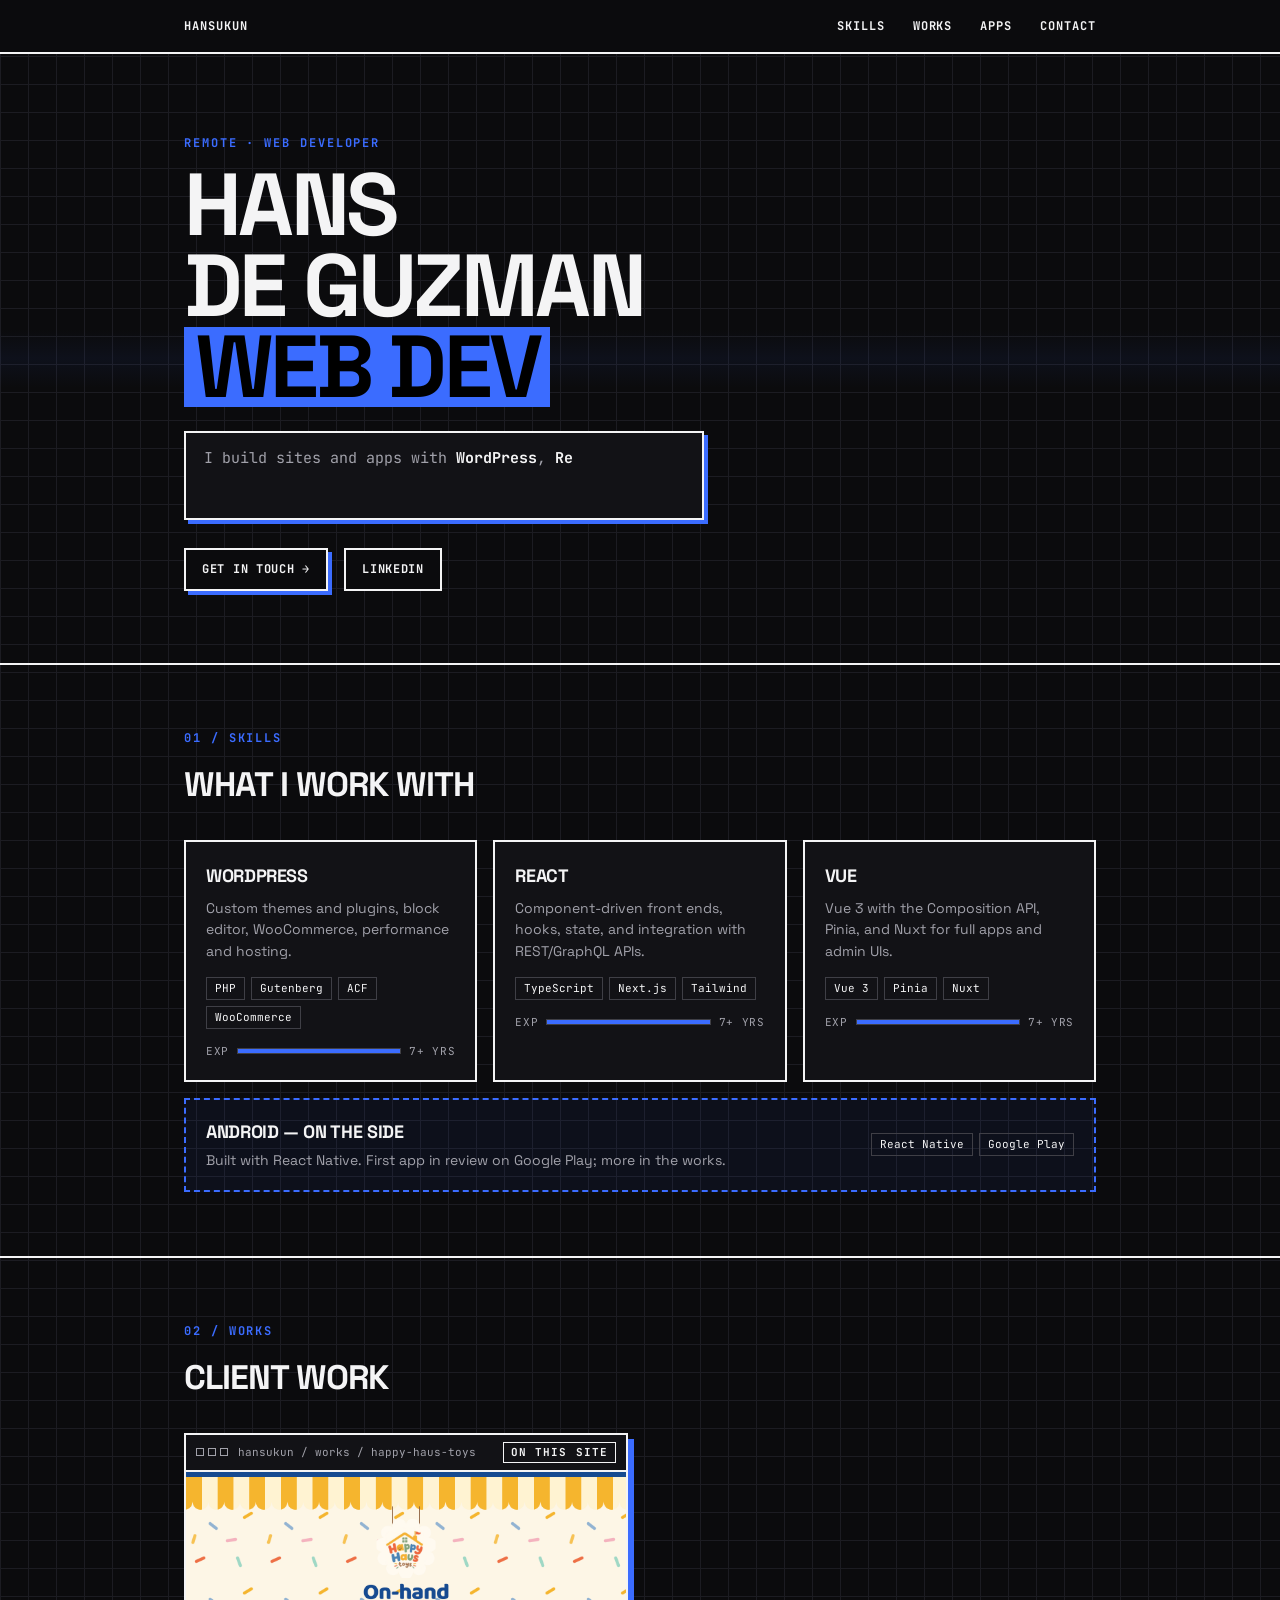
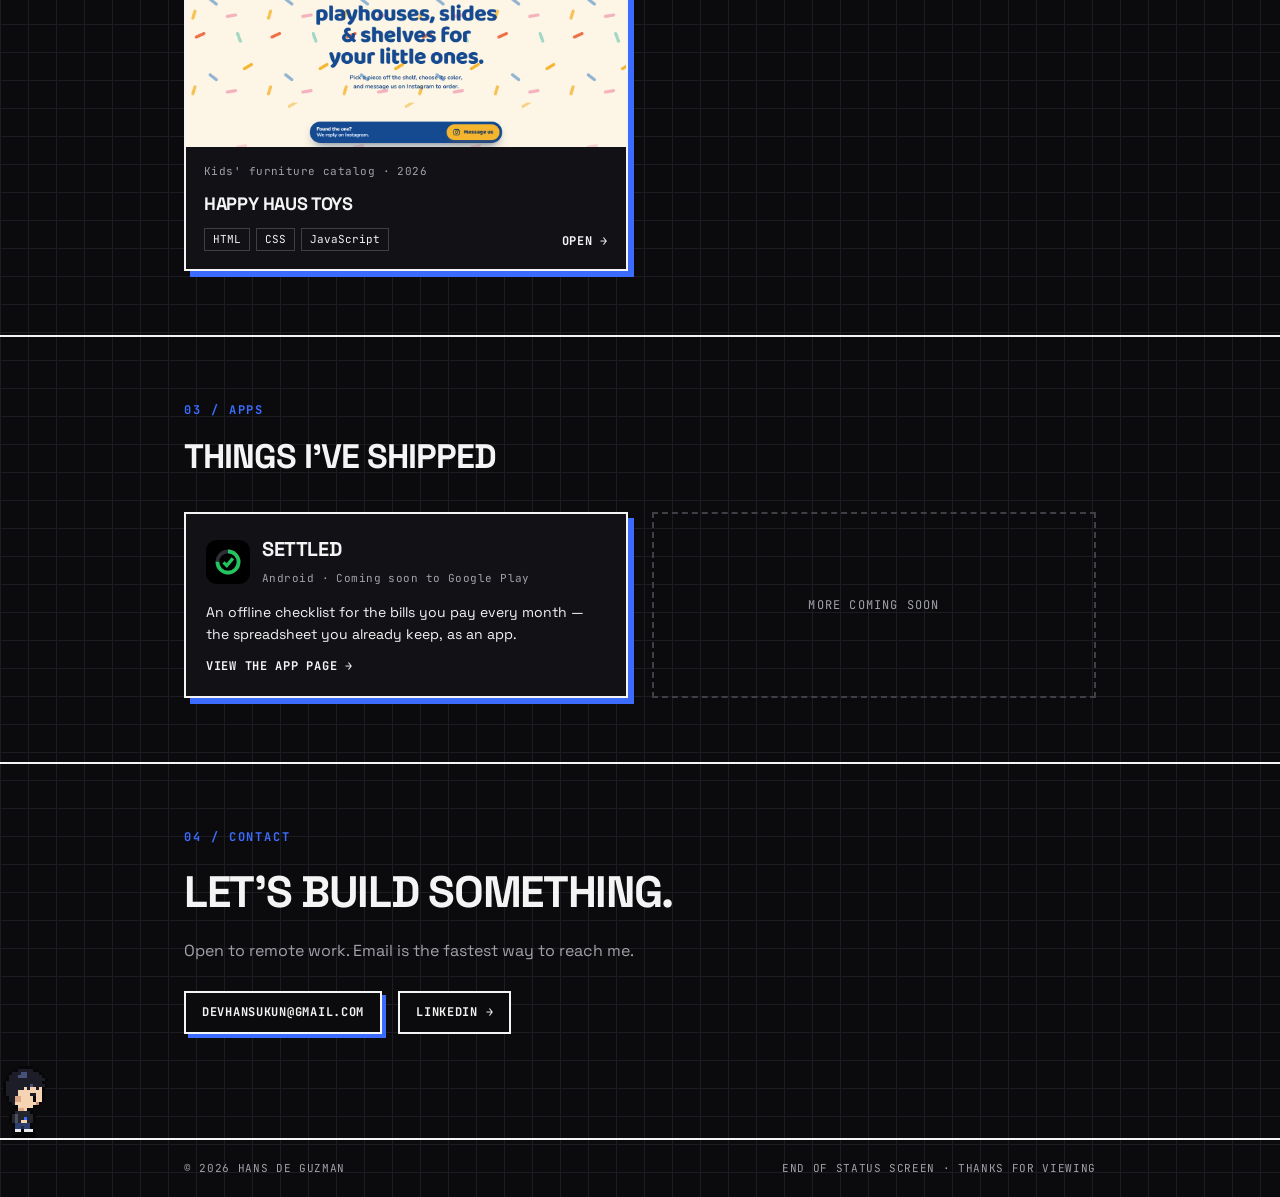
<file: index.html>
<!DOCTYPE html>
<html lang="en">
<head>
  <meta charset="utf-8">
  <meta name="viewport" content="width=device-width, initial-scale=1">
  <title>Hans De Guzman — Web Developer</title>
  <meta name="description" content="Hans De Guzman is a remote web developer working with WordPress, React and Vue, and shipping Android apps built with React Native on the side.">
  <meta name="theme-color" content="#0b0b0d">
  <link rel="icon" href="data:image/svg+xml,%3Csvg xmlns='http://www.w3.org/2000/svg' viewBox='0 0 32 32'%3E%3Crect width='32' height='32' fill='%233b6cff'/%3E%3Ctext x='16' y='23' text-anchor='middle' font-family='monospace' font-weight='700' font-size='20' fill='%230b0b0d'%3EH%3C/text%3E%3C/svg%3E">
  <link rel="preconnect" href="https://fonts.googleapis.com">
  <link rel="preconnect" href="https://fonts.gstatic.com" crossorigin>
  <link rel="stylesheet" href="https://fonts.googleapis.com/css2?family=Space+Grotesk:wght@400;500;700&family=JetBrains+Mono:wght@400;700&display=swap">
  <script src="assets/game/game.js" defer></script>
  <style>
    :root {
      --bg: #0b0b0d;
      --grid: #1c1c22;
      --surface: #121216;
      --text: #f4f4f5;
      --muted: #a1a1aa;
      --dim: #3f3f46;
      --accent: #3b6cff;
      --font: "Space Grotesk", system-ui, -apple-system, "Segoe UI", sans-serif;
      --mono: "JetBrains Mono", ui-monospace, "Cascadia Mono", Consolas, monospace;
      --gutter: 16px;
      color-scheme: dark;
    }
    * { box-sizing: border-box; }
    html { scroll-behavior: smooth; }
    body {
      margin: 0;
      background-color: var(--bg);
      background-image:
        linear-gradient(var(--grid) 1px, transparent 1px),
        linear-gradient(90deg, var(--grid) 1px, transparent 1px);
      background-size: 28px 28px;
      color: var(--text);
      font-family: var(--font);
      line-height: 1.55;
      -webkit-font-smoothing: antialiased;
      overflow-x: hidden;
    }
    img { max-width: 100%; display: block; }
    a { color: inherit; text-decoration: none; }
    h1, h2, h3, p { margin: 0; }
    b { font-weight: 700; }

    .container { max-width: 960px; margin: 0 auto; padding: 0 var(--gutter); }
    .eyebrow {
      display: block;
      font-family: var(--mono);
      font-size: 12px;
      font-weight: 700;
      letter-spacing: .16em;
      text-transform: uppercase;
      color: var(--accent);
      margin-bottom: 12px;
    }

    /* nav */
    .nav { position: sticky; top: 0; z-index: 10; background: var(--bg); border-bottom: 2px solid var(--text); }
    .nav .container {
      display: flex; align-items: center; justify-content: space-between; height: 52px;
      font-family: var(--mono); font-size: 12px; font-weight: 700; letter-spacing: .08em; text-transform: uppercase;
    }
    .nav-links { display: flex; gap: 20px; }
    .nav a:hover, .nav a:focus-visible { color: var(--accent); }

    /* hero */
    .hero { padding: 80px 0 72px; }
    h1 {
      font-size: clamp(44px, 10vw, 88px);
      font-weight: 700;
      line-height: .92;
      letter-spacing: -.04em;
      text-transform: uppercase;
    }
    h1 .block { display: inline-block; background: var(--accent); color: #000; padding: 0 .12em; }
    .lead { font-family: var(--mono); color: var(--muted); font-size: 15px; max-width: 480px; margin-top: 24px; }
    .lead b { color: var(--text); }
    .btn-row { display: flex; flex-wrap: wrap; gap: 16px; margin-top: 28px; }
    .btn {
      display: inline-block;
      padding: 10px 16px;
      border: 2px solid var(--text);
      background: var(--bg);
      font-family: var(--mono);
      font-weight: 700;
      font-size: 12px;
      letter-spacing: .06em;
      text-transform: uppercase;
      box-shadow: 4px 4px 0 var(--accent);
    }
    .btn--ghost { box-shadow: none; }
    .btn--ghost:hover, .btn--ghost:focus-visible { border-color: var(--accent); color: var(--accent); }

    /* sections */
    .section { padding: 64px 0; border-top: 2px solid var(--text); scroll-margin-top: 52px; }
    h2 { font-size: clamp(26px, 4vw, 34px); font-weight: 700; letter-spacing: -.03em; text-transform: uppercase; }
    h3 { font-size: 18px; font-weight: 700; letter-spacing: -.02em; text-transform: uppercase; }

    /* skills */
    .skills { display: grid; grid-template-columns: repeat(3, 1fr); gap: 16px; margin-top: 28px; }
    .card { border: 2px solid var(--text); background: var(--surface); padding: 20px; }
    .card p { color: var(--muted); font-size: 14px; margin-top: 8px; }
    .tags { display: flex; flex-wrap: wrap; gap: 6px; margin-top: 14px; }
    .tag { font-family: var(--mono); font-size: 11px; border: 1px solid var(--dim); padding: 2px 8px; }
    .callout {
      margin-top: 16px;
      border: 2px dashed var(--accent);
      background: rgba(59, 108, 255, .06);
      padding: 18px 20px;
      display: flex; flex-wrap: wrap; gap: 8px 24px; align-items: center; justify-content: space-between;
    }
    .callout p { color: var(--muted); font-size: 14px; margin-top: 4px; }
    .callout .tags { margin-top: 0; }

    /* works: client sites in browser frames; one featured project spans the row */
    .works { display: grid; grid-template-columns: repeat(2, minmax(0, 1fr)); gap: 24px; margin-top: 28px; }
    .work {
      display: flex; flex-direction: column;
      border: 2px solid var(--text);
      background: var(--surface);
      box-shadow: 6px 6px 0 var(--accent);
    }
    .work--featured { grid-column: 1 / -1; display: grid; grid-template-columns: minmax(0, 3fr) minmax(0, 2fr); }
    .work-bar {
      display: flex; align-items: center; gap: 10px;
      padding: 7px 10px;
      border-bottom: 2px solid var(--text);
      font-family: var(--mono); font-size: 11px; color: var(--muted);
    }
    .work-dots { display: flex; gap: 4px; flex-shrink: 0; }
    .work-dots i { display: block; width: 8px; height: 8px; border: 1px solid var(--muted); }
    .work-url { flex: 1; min-width: 0; overflow: hidden; text-overflow: ellipsis; white-space: nowrap; }
    .chip {
      flex-shrink: 0;
      padding: 1px 7px;
      font-family: var(--mono); font-size: 11px; font-weight: 700; letter-spacing: .1em; text-transform: uppercase;
    }
    .chip--live { background: var(--accent); color: #000; }
    .chip--here { border: 1px solid var(--text); color: var(--text); }
    .work-shot { width: 100%; height: auto; aspect-ratio: 16 / 10; object-fit: cover; object-position: top; background: var(--bg); }
    .work-info { flex: 1; display: flex; flex-direction: column; gap: 10px; padding: 16px 18px 18px; }
    .work--featured .work-info { justify-content: center; border-left: 2px solid var(--text); }
    .work-info p { color: var(--muted); font-size: 14px; }
    .work-info .tags { margin-top: 0; }
    .work-foot { display: flex; flex-wrap: wrap; align-items: flex-end; justify-content: space-between; gap: 12px; margin-top: auto; }
    .work .go { font-family: var(--mono); font-weight: 700; font-size: 12px; letter-spacing: .06em; text-transform: uppercase; }
    .work-empty { grid-column: 1 / -1; border: 2px dashed var(--dim); }
    .work-empty .work-bar { border-bottom: 2px dashed var(--dim); }
    .work-empty-body {
      display: grid; justify-items: center; align-content: center; gap: 14px;
      min-height: 200px; padding: 24px;
      font-family: var(--mono); font-size: 12px; letter-spacing: .1em; text-transform: uppercase; color: var(--muted);
    }
    .load-bar { width: min(220px, 70%); height: 8px; border: 1px solid var(--dim); }
    .load-bar i { display: block; width: 40%; height: 100%; background: var(--accent); }

    /* apps */
    .apps { display: grid; grid-template-columns: repeat(2, 1fr); gap: 24px; margin-top: 28px; }
    .app {
      display: flex; flex-direction: column; gap: 12px;
      border: 2px solid var(--text);
      background: var(--surface);
      padding: 20px;
      box-shadow: 6px 6px 0 var(--accent);
    }
    .app-head { display: flex; align-items: center; gap: 12px; }
    .app-head img { width: 44px; height: 44px; border-radius: 11px; flex-shrink: 0; }
    .app h3 { font-size: 20px; }
    .meta { font-family: var(--mono); font-size: 11px; color: var(--muted); letter-spacing: .04em; }
    .app p { font-size: 14px; }
    .app .go { margin-top: auto; font-family: var(--mono); font-weight: 700; font-size: 12px; letter-spacing: .06em; text-transform: uppercase; }
    .app-soon {
      display: grid; place-items: center; min-height: 160px;
      border: 2px dashed var(--dim);
      color: var(--muted);
      font-family: var(--mono); font-size: 12px; letter-spacing: .1em; text-transform: uppercase;
    }

    /* contact */
    .contact h2 { font-size: clamp(30px, 5vw, 44px); }
    .contact p { color: var(--muted); margin-top: 12px; max-width: 460px; }

    /* footer */
    .footer {
      border-top: 2px solid var(--text);
      padding: 20px 0;
      font-family: var(--mono); font-size: 11px; letter-spacing: .06em; text-transform: uppercase;
      color: var(--muted);
    }
    .footer .container { display: flex; flex-wrap: wrap; justify-content: space-between; gap: 8px 24px; }

    @media (min-width: 720px) {
      :root { --gutter: 24px; }
    }
    @media (max-width: 719.98px) {
      .hero { padding: 56px 0 48px; }
      .section { padding: 48px 0; }
      .skills, .apps, .works, .work--featured { grid-template-columns: minmax(0, 1fr); }
      .work--featured .work-info { border-left: 0; border-top: 2px solid var(--text); }
      .nav-links { gap: 14px; }
    }
    @media (prefers-reduced-motion: no-preference) {
      .btn:not(.btn--ghost), .app, .work { transition: transform .12s ease, box-shadow .12s ease; }
      .btn:not(.btn--ghost):hover, .btn:not(.btn--ghost):focus-visible,
      .app:hover, .app:focus-visible,
      .work:hover, .work:focus-visible { transform: translate(2px, 2px); box-shadow: 2px 2px 0 var(--accent); }
      .load-bar i { animation: load 2.4s steps(6, end) infinite; }
    }
    @keyframes load { from { width: 0; } to { width: 100%; } }

    /* ---- game accents — docs/superpowers/specs/2026-09-25-jrpg-accents-design.md ---- */

    /* glove cursor: 1x, fingertip overlapping the element's left edge by 2px */
    .nav-links a, .btn, .app, .work { position: relative; }
    .nav-links a::before, .btn::before, .app::before, .work::before {
      content: "";
      position: absolute; top: 50%; right: 100%;
      width: 16px; height: 11px;
      margin: -6px -2px 0 0;
      background: url("assets/game/glove.png") no-repeat;
      image-rendering: pixelated;
      visibility: hidden;
      pointer-events: none;
    }
    .btn:hover::before, .btn:focus-visible::before,
    .app:hover::before, .app:focus-visible::before,
    .work:hover::before, .work:focus-visible::before { visibility: visible; }
    .nav-links a[aria-current] { color: var(--accent); }

    /* hero dialog box; game.js types into it and adds .is-done */
    .dialog {
      position: relative;
      max-width: 520px;
      padding: 14px 18px 24px;
      border: 2px solid var(--text);
      background: var(--surface);
      box-shadow: 4px 4px 0 var(--accent);
    }
    .dialog.is-done::after {
      content: "▼";
      content: "▼" / "";
      position: absolute; right: 10px; bottom: 4px;
      font-size: 11px;
      color: var(--accent);
    }

    /* hero: scanline stage, shine clip */
    .hero { position: relative; overflow: hidden; }
    .hero > .container { position: relative; }
    h1 .block { position: relative; clip-path: inset(0); }

    /* EXP bars on the skill cards */
    .exp {
      display: flex; align-items: center; gap: 8px;
      margin-top: 14px;
      font-family: var(--mono); font-size: 11px; letter-spacing: .06em; text-transform: uppercase;
      color: var(--muted);
    }
    .exp-bar { flex: 1; height: 6px; border: 1px solid var(--dim); }
    .exp-bar i { display: block; height: 100%; background: var(--accent); transform-origin: left; }

    /* walking mini-Hans on the footer's top border */
    .contact { padding-bottom: 80px; }
    .footer { position: relative; overflow-x: clip; }   /* the walker's lap ends off the right edge */
    .walker { position: absolute; left: 0; right: 0; bottom: calc(100% + 2px); height: 48px; pointer-events: none; }
    .walker i {
      position: absolute; left: 0; bottom: 0;
      width: 32px; height: 48px;
      background: url("assets/game/hans-walk.png") 0 0 / 400% 200% no-repeat;
      image-rendering: pixelated;
    }
    .walker.is-paused, .walker.is-paused i { animation-play-state: paused; }
    .walker.is-still, .walker.is-still i { animation: none; }
    .walker.is-still i { left: var(--gutter); }

    @media (min-width: 720px) {
      .nav-links { gap: 28px; }
      .nav-links a[aria-current]::before,
      .nav-links a:hover::before,
      .nav-links a:focus-visible::before { visibility: visible; }
      .contact { padding-bottom: 104px; }
      .walker { height: 72px; }
      .walker i { width: 48px; height: 72px; }
    }

    @media (prefers-reduced-motion: no-preference) {
      .nav-links a::before, .btn::before, .app::before, .work::before { animation: glove-bob .7s steps(1, end) infinite; }
      .dialog.is-done::after { animation: blink 1s steps(1, end) infinite; }
      h1 .block::after {
        content: "";
        position: absolute; top: 0; bottom: 0; left: -40%;
        width: 30%;
        background: linear-gradient(90deg, transparent, rgba(244, 244, 245, .55), transparent);
        animation: shine 3.5s ease-in-out infinite;
        pointer-events: none;
      }
      .hero::before {
        content: "";
        position: absolute; inset: 0;
        background: linear-gradient(transparent calc(50% - 30px), rgba(59, 108, 255, .06), transparent calc(50% + 30px));
        animation: scan 6s linear infinite;
        pointer-events: none;
      }
      .js .card[data-reveal] .exp-bar i { transform: scaleX(0); transition: transform 1.2s ease-out var(--stagger, 0ms); }
      .js .card[data-reveal].is-in .exp-bar i { transform: none; }
      .walker { animation: walk 12s linear infinite; }
      .walker i { animation: walk-frames .64s steps(4) infinite; }
    }
    @media (prefers-reduced-motion: reduce) {
      .walker i { left: var(--gutter); }
    }

    @keyframes glove-bob { 0%, 100% { transform: none; } 50% { transform: translateX(-4px); } }
    @keyframes blink { 0%, 100% { opacity: 1; } 50% { opacity: 0; } }
    @keyframes shine {
      from { transform: translateX(0) skewX(-20deg); }
      60%, to { transform: translateX(560%) skewX(-20deg); }
    }
    @keyframes scan { from { transform: translateY(-55%); } to { transform: translateY(55%); } }
    @keyframes walk { from { transform: translateX(-48px); } to { transform: translateX(100%); } }
    @keyframes walk-frames { to { background-position-x: 133.333%; } }
  </style>
</head>
<body>
  <header class="nav">
    <div class="container">
      <a href="#top">hansukun</a>
      <nav class="nav-links" aria-label="Page">
        <a href="#skills" data-spy>Skills</a>
        <a href="#works" data-spy>Works</a>
        <a href="#apps" data-spy>Apps</a>
        <a href="#contact" data-spy>Contact</a>
      </nav>
    </div>
  </header>

  <main id="top">
    <section class="hero">
      <div class="container">
        <span class="eyebrow">Remote · Web Developer</span>
        <h1>Hans<br>De Guzman<br><span class="block">Web Dev</span></h1>
        <p class="lead dialog" data-type>I build sites and apps with <b>WordPress</b>, <b>React</b> and <b>Vue</b>. Recently started shipping <b>Android</b> apps on the side.</p>
        <div class="btn-row">
          <a class="btn" href="mailto:devhansukun@gmail.com">Get in touch →</a>
          <a class="btn btn--ghost" href="https://www.linkedin.com/in/hansdg/" target="_blank" rel="noopener">LinkedIn</a>
        </div>
      </div>
    </section>

    <section class="section" id="skills">
      <div class="container">
        <span class="eyebrow">01 / Skills</span>
        <h2>What I work with</h2>
        <div class="skills">
          <div class="card" data-reveal style="--stagger: 0ms">
            <h3>WordPress</h3>
            <p>Custom themes and plugins, block editor, WooCommerce, performance and hosting.</p>
            <div class="tags"><span class="tag">PHP</span><span class="tag">Gutenberg</span><span class="tag">ACF</span><span class="tag">WooCommerce</span></div>
            <div class="exp"><span>Exp</span><span class="exp-bar" aria-hidden="true"><i></i></span><span>7+ yrs</span></div>
          </div>
          <div class="card" data-reveal style="--stagger: 150ms">
            <h3>React</h3>
            <p>Component-driven front ends, hooks, state, and integration with REST/GraphQL APIs.</p>
            <div class="tags"><span class="tag">TypeScript</span><span class="tag">Next.js</span><span class="tag">Tailwind</span></div>
            <div class="exp"><span>Exp</span><span class="exp-bar" aria-hidden="true"><i></i></span><span>7+ yrs</span></div>
          </div>
          <div class="card" data-reveal style="--stagger: 300ms">
            <h3>Vue</h3>
            <p>Vue 3 with the Composition API, Pinia, and Nuxt for full apps and admin UIs.</p>
            <div class="tags"><span class="tag">Vue 3</span><span class="tag">Pinia</span><span class="tag">Nuxt</span></div>
            <div class="exp"><span>Exp</span><span class="exp-bar" aria-hidden="true"><i></i></span><span>7+ yrs</span></div>
          </div>
        </div>
        <div class="callout">
          <div>
            <h3>Android — on the side</h3>
            <p>Built with React Native. First app in review on Google Play; more in the works.</p>
          </div>
          <div class="tags"><span class="tag">React Native</span><span class="tag">Google Play</span></div>
        </div>
      </div>
    </section>

    <section class="section" id="works">
      <div class="container">
        <span class="eyebrow">02 / Works</span>
        <h2>Client work</h2>
        <div class="works">
          <!-- Add a project by copying a card below, then delete .work-empty.
               At most one card gets .work--featured; it spans the row. Screenshots: assets/works/<slug>.png at 16:10.

          Live site, featured (opens in a new tab):
          <a class="work work--featured" href="https://example.com/" target="_blank" rel="noopener">
            <div>
              <div class="work-bar"><span class="work-dots" aria-hidden="true"><i></i><i></i><i></i></span><span class="work-url">example.com</span><span class="chip chip--live">Live</span></div>
              <img class="work-shot" src="assets/works/slug.png" alt="" width="1280" height="800" loading="lazy">
            </div>
            <div class="work-info">
              <span class="meta">Furniture store · 2025</span>
              <h3>Project name</h3>
              <p>One sentence on what was built.</p>
              <div class="tags"><span class="tag">WordPress</span><span class="tag">WooCommerce</span></div>
              <span class="go">Visit site →</span>
            </div>
          </a>

          Build hosted on this site, under works/<slug>/:
          <a class="work" href="works/slug/">
            <div class="work-bar"><span class="work-dots" aria-hidden="true"><i></i><i></i><i></i></span><span class="work-url">hansukun / works / slug</span><span class="chip chip--here">On this site</span></div>
            <img class="work-shot" src="assets/works/slug.png" alt="" width="1280" height="800" loading="lazy">
            <div class="work-info">
              <span class="meta">Internal dashboard · 2026</span>
              <h3>Project name</h3>
              <div class="work-foot"><div class="tags"><span class="tag">Vue 3</span></div><span class="go">Open →</span></div>
            </div>
          </a>
          -->
          <a class="work" href="works/happy-haus-toys/">
            <div class="work-bar"><span class="work-dots" aria-hidden="true"><i></i><i></i><i></i></span><span class="work-url">hansukun / works / happy-haus-toys</span><span class="chip chip--here">On this site</span></div>
            <img class="work-shot" src="assets/works/happy-haus-toys.png" alt="Happy Haus Toys catalog, shop-front first screen" width="1280" height="800" loading="lazy">
            <div class="work-info">
              <span class="meta">Kids' furniture catalog · 2026</span>
              <h3>Happy Haus Toys</h3>
              <div class="work-foot"><div class="tags"><span class="tag">HTML</span><span class="tag">CSS</span><span class="tag">JavaScript</span></div><span class="go">Open →</span></div>
            </div>
          </a>
        </div>
      </div>
    </section>

    <section class="section" id="apps">
      <div class="container">
        <span class="eyebrow">03 / Apps</span>
        <h2>Things I've shipped</h2>
        <div class="apps">
          <a class="app" href="settled/">
            <div class="app-head">
              <img src="assets/settled-icon.svg" alt="" width="44" height="44">
              <div>
                <h3>Settled</h3>
                <span class="meta">Android · Coming soon to Google Play</span>
              </div>
            </div>
            <p>An offline checklist for the bills you pay every month — the spreadsheet you already keep, as an app.</p>
            <span class="go">View the app page →</span>
          </a>
          <div class="app-soon" aria-hidden="true">More coming soon</div>
        </div>
      </div>
    </section>

    <section class="section contact" id="contact">
      <div class="container">
        <span class="eyebrow">04 / Contact</span>
        <h2>Let's build something.</h2>
        <p>Open to remote work. Email is the fastest way to reach me.</p>
        <div class="btn-row">
          <a class="btn" href="mailto:devhansukun@gmail.com">devhansukun@gmail.com</a>
          <a class="btn btn--ghost" href="https://www.linkedin.com/in/hansdg/" target="_blank" rel="noopener">LinkedIn →</a>
        </div>
      </div>
    </section>
  </main>

  <footer class="footer">
    <div class="walker" data-walker aria-hidden="true"><i></i></div>
    <div class="container">
      <span>© 2026 Hans De Guzman</span>
      <span>End of status screen · Thanks for viewing</span>
    </div>
  </footer>
</body>
</html>
</file>
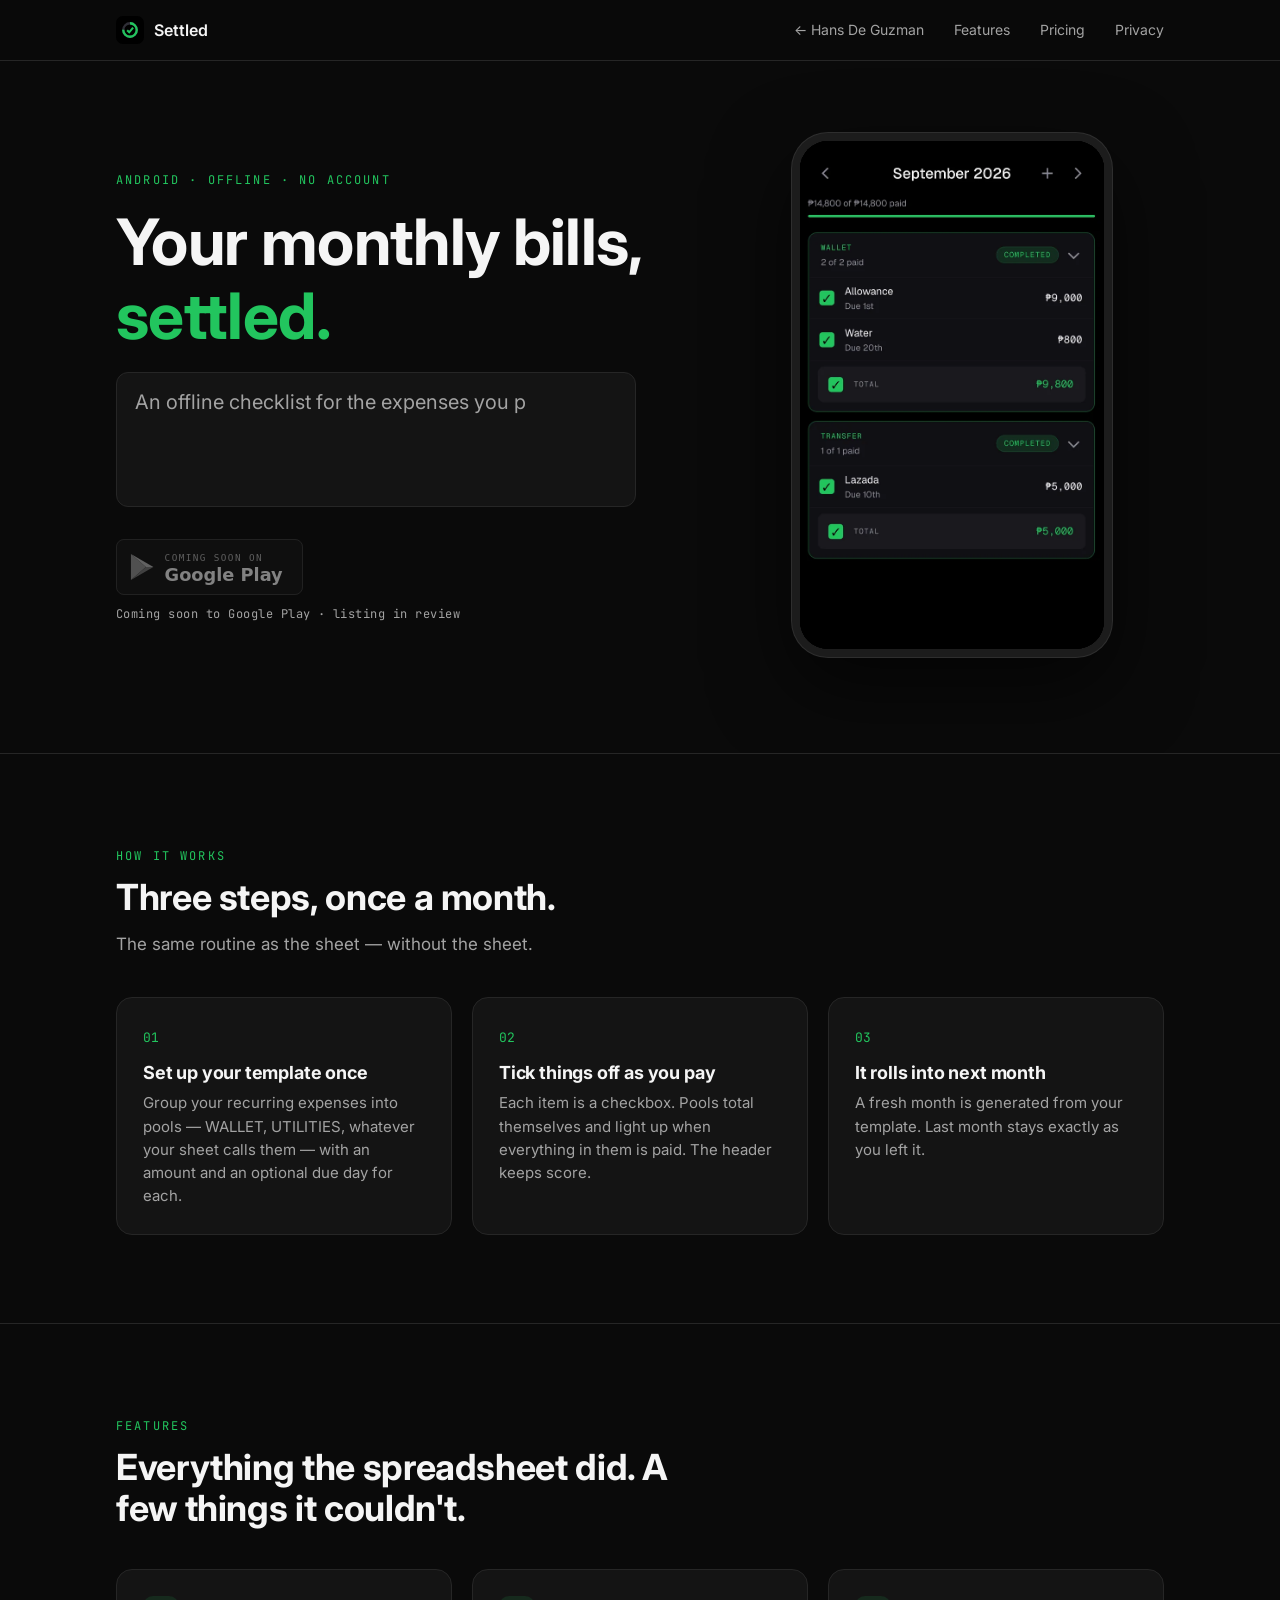
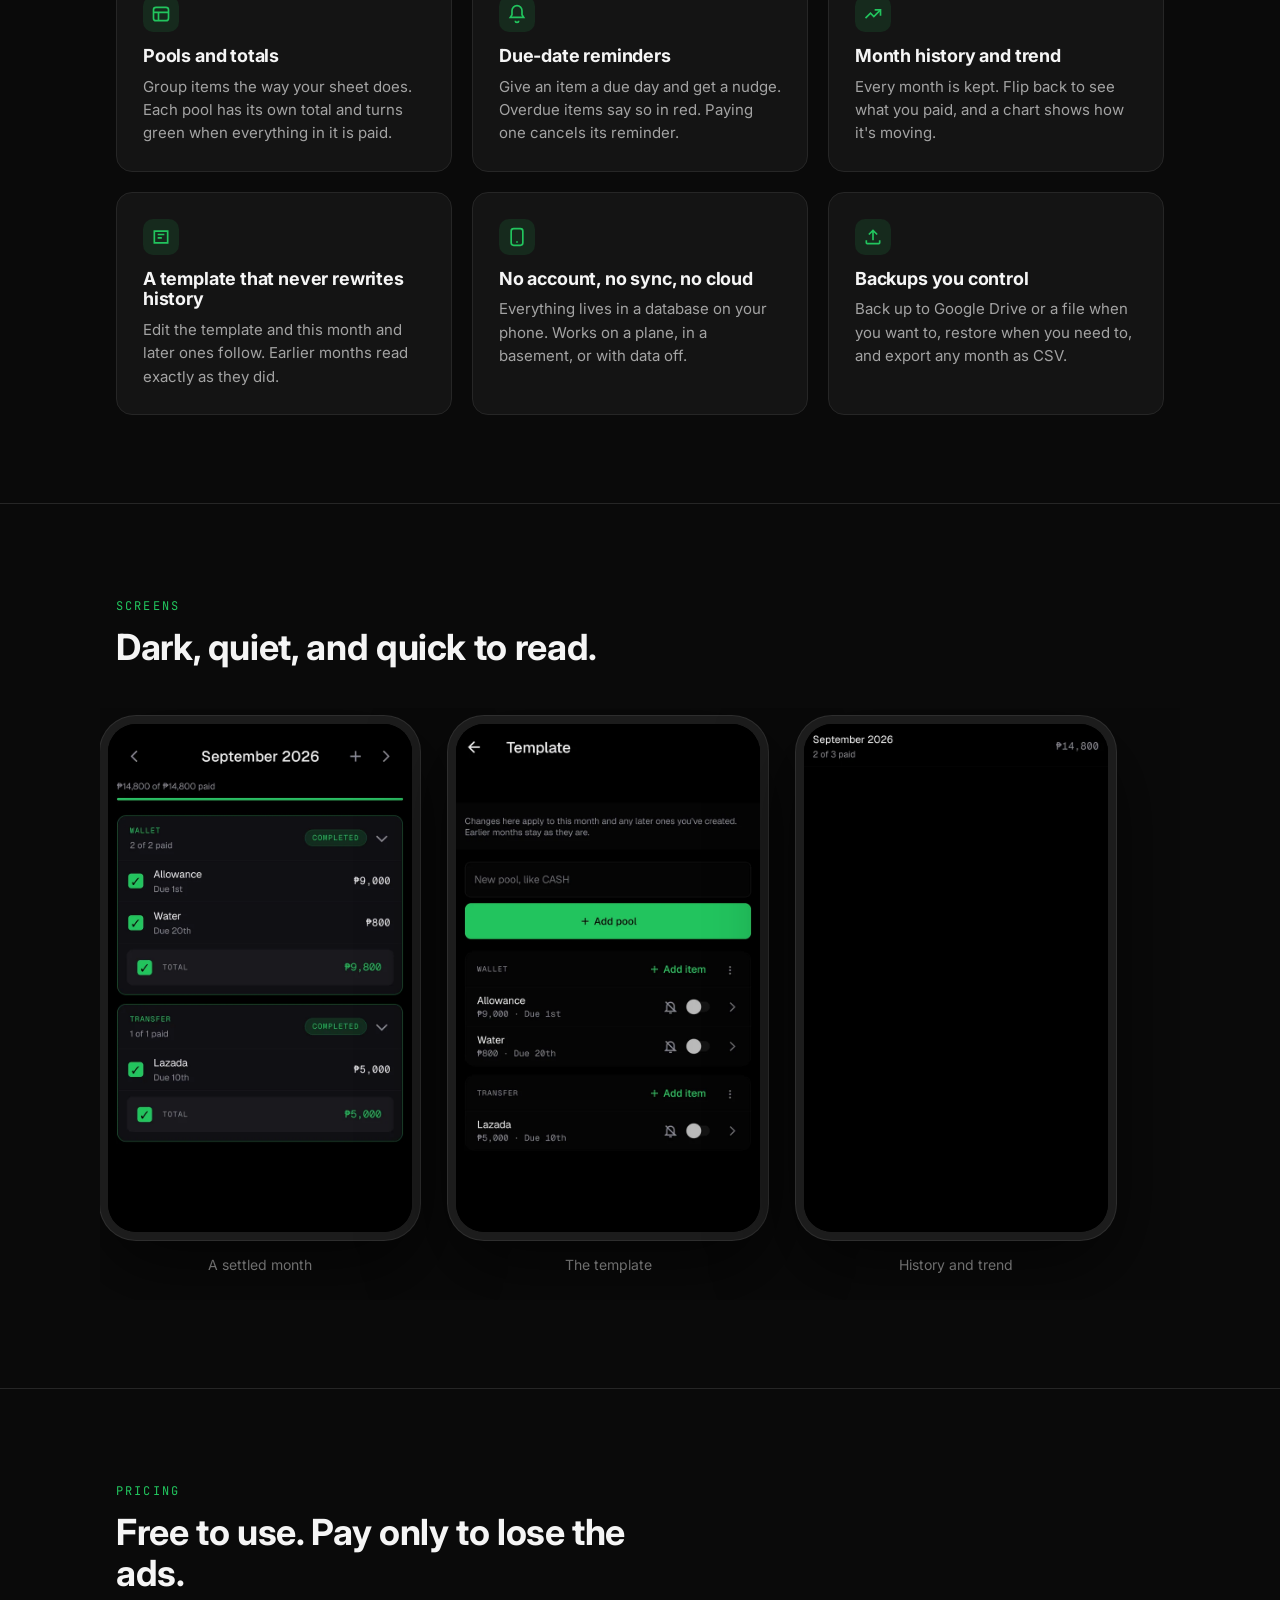
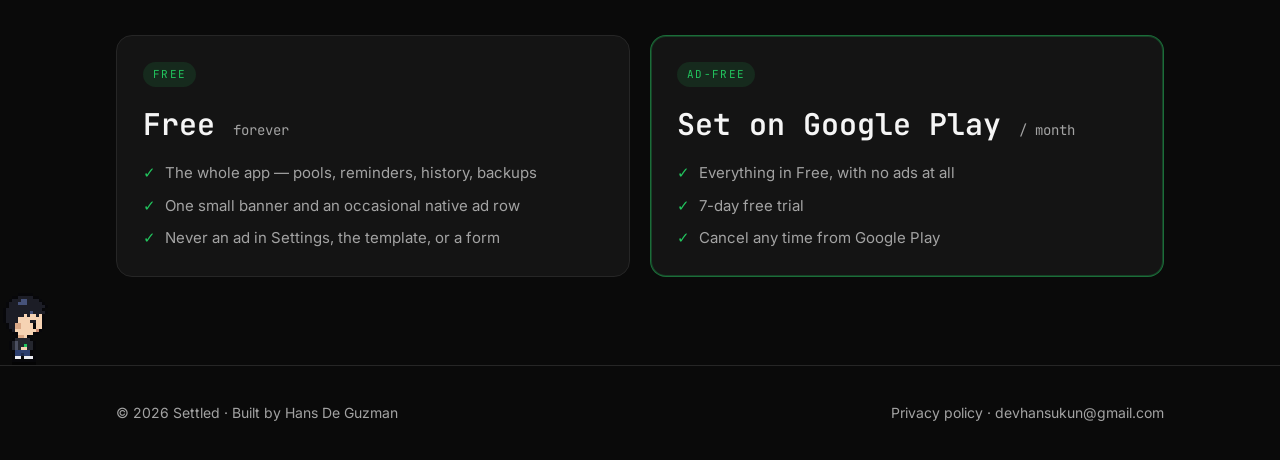
<file: settled/index.html>
<!DOCTYPE html>
<html lang="en">
<head>
  <meta charset="utf-8">
  <meta name="viewport" content="width=device-width, initial-scale=1">
  <title>Settled — your monthly bills, settled</title>
  <meta name="description" content="Settled is an offline Android checklist for the expenses you pay every month — the spreadsheet you already keep, as an app. Coming soon to Google Play.">
  <meta name="theme-color" content="#0a0a0a">
  <link rel="icon" href="assets/icon.svg" type="image/svg+xml">
  <link rel="preconnect" href="https://fonts.googleapis.com">
  <link rel="preconnect" href="https://fonts.gstatic.com" crossorigin>
  <link rel="stylesheet" href="https://fonts.googleapis.com/css2?family=Inter:wght@400;500;600;700&family=JetBrains+Mono:wght@400;500;600&display=swap">
  <script src="../assets/game/game.js" defer></script>
  <style>
    :root {
      --bg: #0a0a0a;
      --card: #141414;
      --border: #262626;
      --text: #f5f5f5;
      --muted: #a3a3a3;
      --accent: #22c55e;
      --overdue: #ef4444;
      --font: "Inter", system-ui, -apple-system, "Segoe UI", sans-serif;
      --mono: "JetBrains Mono", ui-monospace, "Cascadia Mono", Consolas, monospace;
      --radius: 16px;
      --gutter: 16px;
      color-scheme: dark;
    }
    * { box-sizing: border-box; }
    html { scroll-behavior: smooth; }
    body {
      margin: 0;
      background: var(--bg);
      color: var(--text);
      font-family: var(--font);
      line-height: 1.55;
      -webkit-font-smoothing: antialiased;
      overflow-x: hidden;
    }
    img { max-width: 100%; display: block; }
    a { color: inherit; text-decoration: none; }
    a:hover { color: var(--accent); }
    h1, h2, h3 { margin: 0; line-height: 1.15; letter-spacing: -0.01em; }
    p { margin: 0; }
    code { font-family: var(--mono); font-size: .92em; color: var(--text); overflow-wrap: anywhere; }

    .container { max-width: 1080px; margin: 0 auto; padding: 0 var(--gutter); }
    .mono { font-family: var(--mono); }
    .muted { color: var(--muted); }
    .eyebrow {
      font-family: var(--mono);
      font-size: 12px;
      letter-spacing: 0.18em;
      text-transform: uppercase;
      color: var(--accent);
    }

    /* nav */
    .nav { position: sticky; top: 0; z-index: 10; background: rgba(10,10,10,.85); backdrop-filter: blur(10px); border-bottom: 1px solid var(--border); }
    .nav .container { display: flex; align-items: center; justify-content: space-between; height: 60px; }
    .brand { display: flex; align-items: center; gap: 10px; font-weight: 600; }
    .brand img { width: 28px; height: 28px; border-radius: 7px; }
    .nav-links { display: flex; gap: 22px; font-size: 14px; color: var(--muted); }

    /* sections */
    .section { padding: 88px 0; border-top: 1px solid var(--border); scroll-margin-top: 60px; }
    .section-head { max-width: 560px; margin-bottom: 40px; }
    .section-head h2 { font-size: clamp(26px, 3.6vw, 36px); margin-top: 10px; }
    .section-head p { color: var(--muted); margin-top: 12px; font-size: 17px; }

    /* hero */
    .hero { padding: 72px 0 96px; position: relative; overflow: hidden; }
    .hero .container { display: grid; grid-template-columns: 1.15fr .85fr; gap: 48px; align-items: center; }
    .hero h1 { font-size: clamp(38px, 6vw, 64px); font-weight: 700; }
    .hero h1 em { font-style: normal; color: var(--accent); }
    .hero .lead { color: var(--muted); font-size: clamp(17px, 2vw, 20px); margin-top: 20px; max-width: 520px; }
    .hero-cta { margin-top: 32px; display: flex; flex-direction: column; gap: 10px; align-items: flex-start; }
    .hero-cta small { font-family: var(--mono); font-size: 12px; color: var(--muted); letter-spacing: .04em; }
    .hero-visual { position: relative; display: flex; justify-content: center; }
    .glow {
      position: absolute; left: 50%; top: 50%; transform: translate(-50%, -50%);
      width: 420px; height: 420px; border-radius: 50%;
      background: radial-gradient(closest-side, rgba(34,197,94,.28), transparent 70%);
      pointer-events: none;
    }

    /* badge */
    .btn-badge { display: inline-block; opacity: .55; filter: grayscale(1); cursor: not-allowed; }
    .btn-badge img { height: 56px; width: auto; }

    /* phone frame */
    .phone {
      position: relative;
      width: clamp(220px, 28vw, 320px);
      aspect-ratio: 720 / 1180;
      padding: 8px;
      border-radius: 36px;
      background: #1c1c1c;
      box-shadow: 0 0 0 1px #2e2e2e, 0 30px 80px rgba(0,0,0,.6);
      flex-shrink: 0;
    }
    .phone img { width: 100%; height: 100%; object-fit: cover; object-position: top; border-radius: 28px; background: #000; }

    /* grids & cards */
    .grid-3 { display: grid; grid-template-columns: repeat(3, 1fr); gap: 20px; }
    .grid-2 { display: grid; grid-template-columns: repeat(2, 1fr); gap: 20px; }
    .card { background: var(--card); border: 1px solid var(--border); border-radius: var(--radius); padding: 26px; }
    .card h3 { font-size: 18px; margin-top: 14px; }
    .card p { color: var(--muted); margin-top: 8px; font-size: 15px; }
    .step-num { font-family: var(--mono); color: var(--accent); font-size: 13px; }
    .icon { width: 36px; height: 36px; border-radius: 10px; background: rgba(34,197,94,.12); display: grid; place-items: center; color: var(--accent); }
    .icon svg { width: 20px; height: 20px; }

    /* screenshot strip */
    .strip { display: flex; gap: 28px; overflow-x: auto; padding: 8px var(--gutter) 24px; margin: 0 calc(-1 * var(--gutter)); scroll-snap-type: x mandatory; scrollbar-width: thin; }
    .strip figure { margin: 0; scroll-snap-align: start; text-align: center; }
    .strip figcaption { margin-top: 14px; font-size: 14px; color: var(--muted); }

    /* pricing */
    .price { display: flex; flex-direction: column; gap: 14px; }
    .price .amount { font-family: var(--mono); font-size: 30px; font-weight: 600; }
    .price .amount small { font-size: 14px; color: var(--muted); font-weight: 400; }
    .price ul { margin: 0; padding: 0; list-style: none; color: var(--muted); font-size: 15px; display: grid; gap: 8px; }
    .price li::before { content: "✓ "; color: var(--accent); font-family: var(--mono); }
    .price--accent { border-color: rgba(34,197,94,.5); box-shadow: 0 0 0 1px rgba(34,197,94,.25) inset; }
    .chip { display: inline-block; align-self: flex-start; font-family: var(--mono); font-size: 11px; letter-spacing: .12em; text-transform: uppercase; padding: 4px 10px; border-radius: 999px; }
    .chip--accent { color: var(--accent); background: rgba(34,197,94,.12); }
    .chip--overdue { color: var(--overdue); background: rgba(239,68,68,.12); }

    /* footer */
    .footer { border-top: 1px solid var(--border); padding: 36px 0; font-size: 14px; color: var(--muted); }
    .footer .container { display: flex; flex-wrap: wrap; gap: 12px 24px; justify-content: space-between; align-items: center; }

    /* prose (privacy page) */
    .prose { max-width: 720px; }
    .prose h1 { font-size: clamp(30px, 4vw, 42px); margin-bottom: 8px; }
    .prose h2 { font-size: 20px; margin-top: 40px; }
    .prose p, .prose li { color: var(--muted); margin-top: 12px; font-size: 16px; }
    .prose a { color: var(--accent); text-decoration: underline; text-underline-offset: 3px; }

    @media (max-width: 720px) {
      .hero { padding: 48px 0 64px; }
      .hero .container { grid-template-columns: 1fr; gap: 40px; }
      .hero-visual { order: -1; }
      .glow { width: 300px; height: 300px; }
      .grid-3, .grid-2 { grid-template-columns: 1fr; }
      .section { padding: 64px 0; }
      .nav-links { gap: 16px; }
      .back-text { display: none; }
    }

    /* ---- game accents — docs/superpowers/specs/2026-09-25-jrpg-accents-design.md ---- */

    /* glove cursor on nav links (desktop only), 1x */
    .nav-links a { position: relative; }
    .nav-links a::before {
      content: "";
      position: absolute; top: 50%; right: 100%;
      width: 16px; height: 11px;
      margin: -6px -2px 0 0;
      background: url("../assets/game/glove.png") no-repeat;
      image-rendering: pixelated;
      visibility: hidden;
      pointer-events: none;
    }
    .nav-links a[aria-current] { color: var(--accent); }

    /* hero dialog box */
    .dialog {
      position: relative;
      padding: 14px 18px 26px;
      background: var(--card);
      border: 1px solid var(--border);
      border-radius: 12px;
    }
    .dialog.is-done::after {
      content: "▼";
      content: "▼" / "";
      position: absolute; right: 14px; bottom: 6px;
      font-size: 11px;
      color: var(--accent);
    }

    /* hero phone: month-settled stacked on top, pop badge */
    .hero-phone .shot-settled { position: absolute; inset: 8px; opacity: 0; }
    .settled-pop {
      position: absolute; left: 50%; top: 42%; z-index: 1;
      padding: 6px 14px;
      border-radius: 999px;
      background: var(--accent);
      color: var(--bg);
      font-family: var(--mono); font-size: 14px; font-weight: 700; letter-spacing: .12em; text-transform: uppercase;
      opacity: 0;
      transform: translate(-50%, -50%) scale(0);
      pointer-events: none;
    }

    /* walking mini-Hans (green row) on the footer's top border */
    .footer { position: relative; overflow-x: clip; }   /* the walker's lap ends off the right edge */
    .walker { position: absolute; left: 0; right: 0; bottom: calc(100% + 1px); height: 48px; pointer-events: none; }
    .walker i {
      position: absolute; left: 0; bottom: 0;
      width: 32px; height: 48px;
      background: url("../assets/game/hans-walk.png") 0 100% / 400% 200% no-repeat;
      image-rendering: pixelated;
    }
    .walker.is-paused, .walker.is-paused i { animation-play-state: paused; }
    .walker.is-still, .walker.is-still i { animation: none; }
    .walker.is-still i { left: var(--gutter); }

    @media (min-width: 721px) {
      .nav-links { gap: 30px; }
      .nav-links a[aria-current]::before,
      .nav-links a:hover::before,
      .nav-links a:focus-visible::before { visibility: visible; }
      .walker { height: 72px; }
      .walker i { width: 48px; height: 72px; }
    }

    @media (prefers-reduced-motion: no-preference) {
      .nav-links a::before { animation: glove-bob .7s steps(1, end) infinite; }
      .dialog.is-done::after { animation: blink 1s steps(1, end) infinite; }
      @supports ((-webkit-background-clip: text) or (background-clip: text)) {
        .hero h1 em {
          background: linear-gradient(100deg, var(--accent) 40%, rgba(245, 245, 245, .95) 50%, var(--accent) 60%) 100% 0 / 300% 100%;
          -webkit-background-clip: text;
          background-clip: text;
          color: transparent;
          animation: glint 3.5s ease-in-out infinite;
        }
      }
      .hero-phone::after {
        content: "";
        position: absolute; inset: 8px;
        border-radius: 28px;
        background: linear-gradient(transparent 48%, rgba(34, 197, 94, .12) 50%, transparent 52%) 0 100% / 100% 300% no-repeat;
        animation: phone-scan 4s linear infinite;
        pointer-events: none;
      }
      .hero-phone.is-in .shot-settled { animation: shot-in .6s ease-out 2.5s both; }
      .hero-phone.is-in .settled-pop { animation: pop 2.2s ease-out 2.8s both; }
      .js .card[data-reveal], .js .strip figure[data-reveal] {
        opacity: 0;
        transform: translateY(14px);
        transition: opacity .6s ease-out, transform .6s ease-out;
      }
      .js .card[data-reveal].is-in, .js .strip figure[data-reveal].is-in { opacity: 1; transform: none; }
      .walker { animation: walk 12s linear infinite; }
      .walker i { animation: walk-frames .64s steps(4) infinite; }
    }
    @media (prefers-reduced-motion: reduce) {
      .walker i { left: var(--gutter); }
    }

    @keyframes glove-bob { 0%, 100% { transform: none; } 50% { transform: translateX(-4px); } }
    @keyframes blink { 0%, 100% { opacity: 1; } 50% { opacity: 0; } }
    @keyframes glint { 0% { background-position: 100% 0; } 60%, 100% { background-position: 0 0; } }
    @keyframes phone-scan { to { background-position: 0 0; } }
    @keyframes shot-in { from { opacity: 0; } to { opacity: 1; } }
    @keyframes pop {
      0% { opacity: 0; transform: translate(-50%, -50%) scale(0); }
      15% { opacity: 1; transform: translate(-50%, -50%) scale(1.25); }
      25%, 80% { opacity: 1; transform: translate(-50%, -50%) scale(1); }
      100% { opacity: 0; transform: translate(-50%, -50%) scale(1); }
    }
    @keyframes walk { from { transform: translateX(-48px); } to { transform: translateX(100%); } }
    @keyframes walk-frames { to { background-position-x: 133.333%; } }
  </style>
</head>
<body>
  <header class="nav">
    <div class="container">
      <a class="brand" href="#top"><img src="assets/icon.svg" alt="" width="28" height="28">Settled</a>
      <nav class="nav-links" aria-label="Page">
        <a href="../" aria-label="Back to Hans De Guzman's portfolio"><span aria-hidden="true">←</span><span class="back-text"> Hans De Guzman</span></a>
        <a href="#features" data-spy>Features</a>
        <a href="#pricing" data-spy>Pricing</a>
        <a href="privacy.html">Privacy</a>
      </nav>
    </div>
  </header>

  <main id="top">
    <section class="hero">
      <div class="container">
        <div>
          <span class="eyebrow">Android · offline · no account</span>
          <h1 style="margin-top:14px">Your monthly bills, <em>settled.</em></h1>
          <p class="lead dialog" data-type>An offline checklist for the expenses you pay every month — the spreadsheet you already keep, as an app.</p>
          <div class="hero-cta">
            <span class="btn-badge" aria-disabled="true" title="Not on Google Play yet">
              <img src="assets/google-play-badge.svg" alt="Coming soon on Google Play" width="200" height="60">
            </span>
            <small>Coming soon to Google Play · listing in review</small>
          </div>
        </div>
        <div class="hero-visual">
          <div class="glow" aria-hidden="true"></div>
          <div class="phone hero-phone" data-reveal>
            <picture>
              <source srcset="assets/screens/month.webp" type="image/webp">
              <img src="assets/screens/month.png" alt="Settled's month screen: pools of expenses with a checkbox per item, due dates, and a progress bar of what's been paid" width="720" height="1180" fetchpriority="high">
            </picture>
            <picture class="shot-settled">
              <source srcset="assets/screens/month-settled.webp" type="image/webp">
              <img src="assets/screens/month-settled.png" alt="" width="720" height="1180" loading="lazy">
            </picture>
            <span class="settled-pop" aria-hidden="true">Settled!</span>
          </div>
        </div>
      </div>
    </section>
    <section class="section" id="how">
      <div class="container">
        <div class="section-head">
          <span class="eyebrow">How it works</span>
          <h2>Three steps, once a month.</h2>
          <p>The same routine as the sheet — without the sheet.</p>
        </div>
        <div class="grid-3">
          <div class="card" data-reveal>
            <span class="step-num">01</span>
            <h3>Set up your template once</h3>
            <p>Group your recurring expenses into pools — WALLET, UTILITIES, whatever your sheet calls them — with an amount and an optional due day for each.</p>
          </div>
          <div class="card" data-reveal>
            <span class="step-num">02</span>
            <h3>Tick things off as you pay</h3>
            <p>Each item is a checkbox. Pools total themselves and light up when everything in them is paid. The header keeps score.</p>
          </div>
          <div class="card" data-reveal>
            <span class="step-num">03</span>
            <h3>It rolls into next month</h3>
            <p>A fresh month is generated from your template. Last month stays exactly as you left it.</p>
          </div>
        </div>
      </div>
    </section>

    <section class="section" id="features">
      <div class="container">
        <div class="section-head">
          <span class="eyebrow">Features</span>
          <h2>Everything the spreadsheet did. A few things it couldn't.</h2>
        </div>
        <div class="grid-3">
          <div class="card" data-reveal>
            <div class="icon" aria-hidden="true"><svg viewBox="0 0 24 24" fill="none" stroke="currentColor" stroke-width="2"><rect x="3" y="4" width="18" height="16" rx="3"/><path d="M3 10h18M9 10v10"/></svg></div>
            <h3>Pools and totals</h3>
            <p>Group items the way your sheet does. Each pool has its own total and turns green when everything in it is paid.</p>
          </div>
          <div class="card" data-reveal>
            <div class="icon" aria-hidden="true"><svg viewBox="0 0 24 24" fill="none" stroke="currentColor" stroke-width="2"><path d="M6 8a6 6 0 0 1 12 0v5l2 3H4l2-3zM10 20a2 2 0 0 0 4 0"/></svg></div>
            <h3>Due-date reminders</h3>
            <p>Give an item a due day and get a nudge. Overdue items say so in red. Paying one cancels its reminder.</p>
          </div>
          <div class="card" data-reveal>
            <div class="icon" aria-hidden="true"><svg viewBox="0 0 24 24" fill="none" stroke="currentColor" stroke-width="2"><path d="M3 17l6-6 4 4 8-8"/><path d="M14 7h7v7"/></svg></div>
            <h3>Month history and trend</h3>
            <p>Every month is kept. Flip back to see what you paid, and a chart shows how it's moving.</p>
          </div>
          <div class="card" data-reveal>
            <div class="icon" aria-hidden="true"><svg viewBox="0 0 24 24" fill="none" stroke="currentColor" stroke-width="2"><path d="M4 5h16v14H4z"/><path d="M8 9h8M8 13h5"/></svg></div>
            <h3>A template that never rewrites history</h3>
            <p>Edit the template and this month and later ones follow. Earlier months read exactly as they did.</p>
          </div>
          <div class="card" data-reveal>
            <div class="icon" aria-hidden="true"><svg viewBox="0 0 24 24" fill="none" stroke="currentColor" stroke-width="2"><rect x="5" y="2" width="14" height="20" rx="3"/><path d="M11 18h2"/></svg></div>
            <h3>No account, no sync, no cloud</h3>
            <p>Everything lives in a database on your phone. Works on a plane, in a basement, or with data off.</p>
          </div>
          <div class="card" data-reveal>
            <div class="icon" aria-hidden="true"><svg viewBox="0 0 24 24" fill="none" stroke="currentColor" stroke-width="2"><path d="M12 16V4M7 9l5-5 5 5"/><path d="M4 16v3a1 1 0 0 0 1 1h14a1 1 0 0 0 1-1v-3"/></svg></div>
            <h3>Backups you control</h3>
            <p>Back up to Google Drive or a file when you want to, restore when you need to, and export any month as CSV.</p>
          </div>
        </div>
      </div>
    </section>
    <section class="section" id="screens">
      <div class="container">
        <div class="section-head">
          <span class="eyebrow">Screens</span>
          <h2>Dark, quiet, and quick to read.</h2>
        </div>
        <div class="strip">
          <figure data-reveal>
            <div class="phone"><picture><source srcset="assets/screens/month-settled.webp" type="image/webp"><img src="assets/screens/month-settled.png" alt="A fully paid month: every pool outlined green and marked completed" width="720" height="1180" loading="lazy"></picture></div>
            <figcaption>A settled month</figcaption>
          </figure>
          <figure data-reveal>
            <div class="phone"><picture><source srcset="assets/screens/template.webp" type="image/webp"><img src="assets/screens/template.png" alt="The template editor with pools, items, amounts and reminder settings" width="720" height="1180" loading="lazy"></picture></div>
            <figcaption>The template</figcaption>
          </figure>
          <figure data-reveal>
            <div class="phone"><picture><source srcset="assets/screens/history.webp" type="image/webp"><img src="assets/screens/history.png" alt="History: each past month listed with how many items were paid and its total" width="720" height="1180" loading="lazy"></picture></div>
            <figcaption>History and trend</figcaption>
          </figure>
          <figure data-reveal>
            <div class="phone"><picture><source srcset="assets/screens/settings.webp" type="image/webp"><img src="assets/screens/settings.png" alt="Settings: template, reminders, backup and restore, export, and the ad-free plan" width="720" height="1180" loading="lazy"></picture></div>
            <figcaption>Settings and backups</figcaption>
          </figure>
        </div>
      </div>
    </section>

    <section class="section" id="pricing">
      <div class="container">
        <div class="section-head">
          <span class="eyebrow">Pricing</span>
          <h2>Free to use. Pay only to lose the ads.</h2>
        </div>
        <div class="grid-2">
          <div class="card price" data-reveal>
            <span class="chip chip--accent">Free</span>
            <span class="amount">Free <small>forever</small></span>
            <ul>
              <li>The whole app — pools, reminders, history, backups</li>
              <li>One small banner and an occasional native ad row</li>
              <li>Never an ad in Settings, the template, or a form</li>
            </ul>
          </div>
          <div class="card price price--accent" data-reveal>
            <span class="chip chip--accent">Ad-free</span>
            <span class="amount">Set on Google Play <small>/ month</small></span>
            <ul>
              <li>Everything in Free, with no ads at all</li>
              <li>7-day free trial</li>
              <li>Cancel any time from Google Play</li>
            </ul>
          </div>
        </div>
      </div>
    </section>
  </main>

  <footer class="footer">
    <div class="walker" data-walker aria-hidden="true"><i></i></div>
    <div class="container">
      <span>© 2026 Settled · Built by <a href="../">Hans De Guzman</a></span>
      <span><a href="privacy.html">Privacy policy</a> · <a href="mailto:devhansukun@gmail.com">devhansukun@gmail.com</a></span>
    </div>
  </footer>
</body>
</html>
</file>
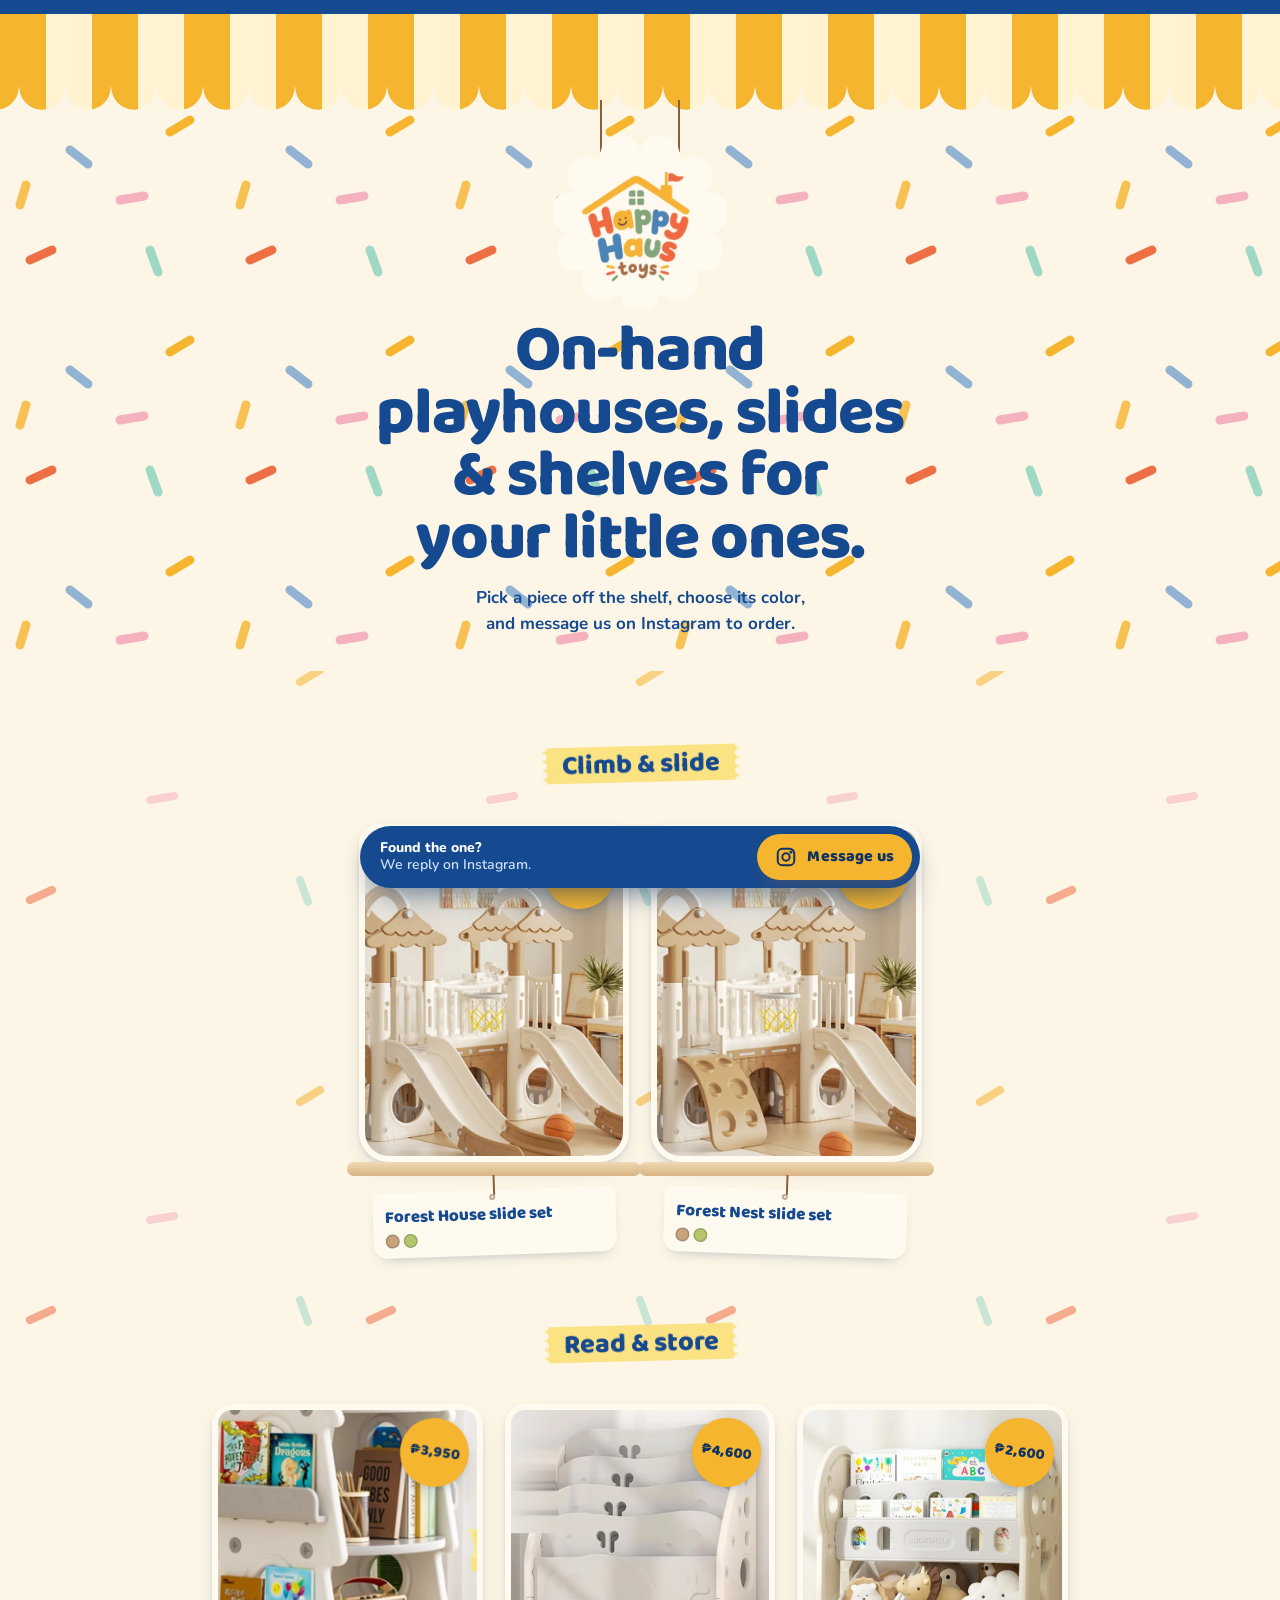
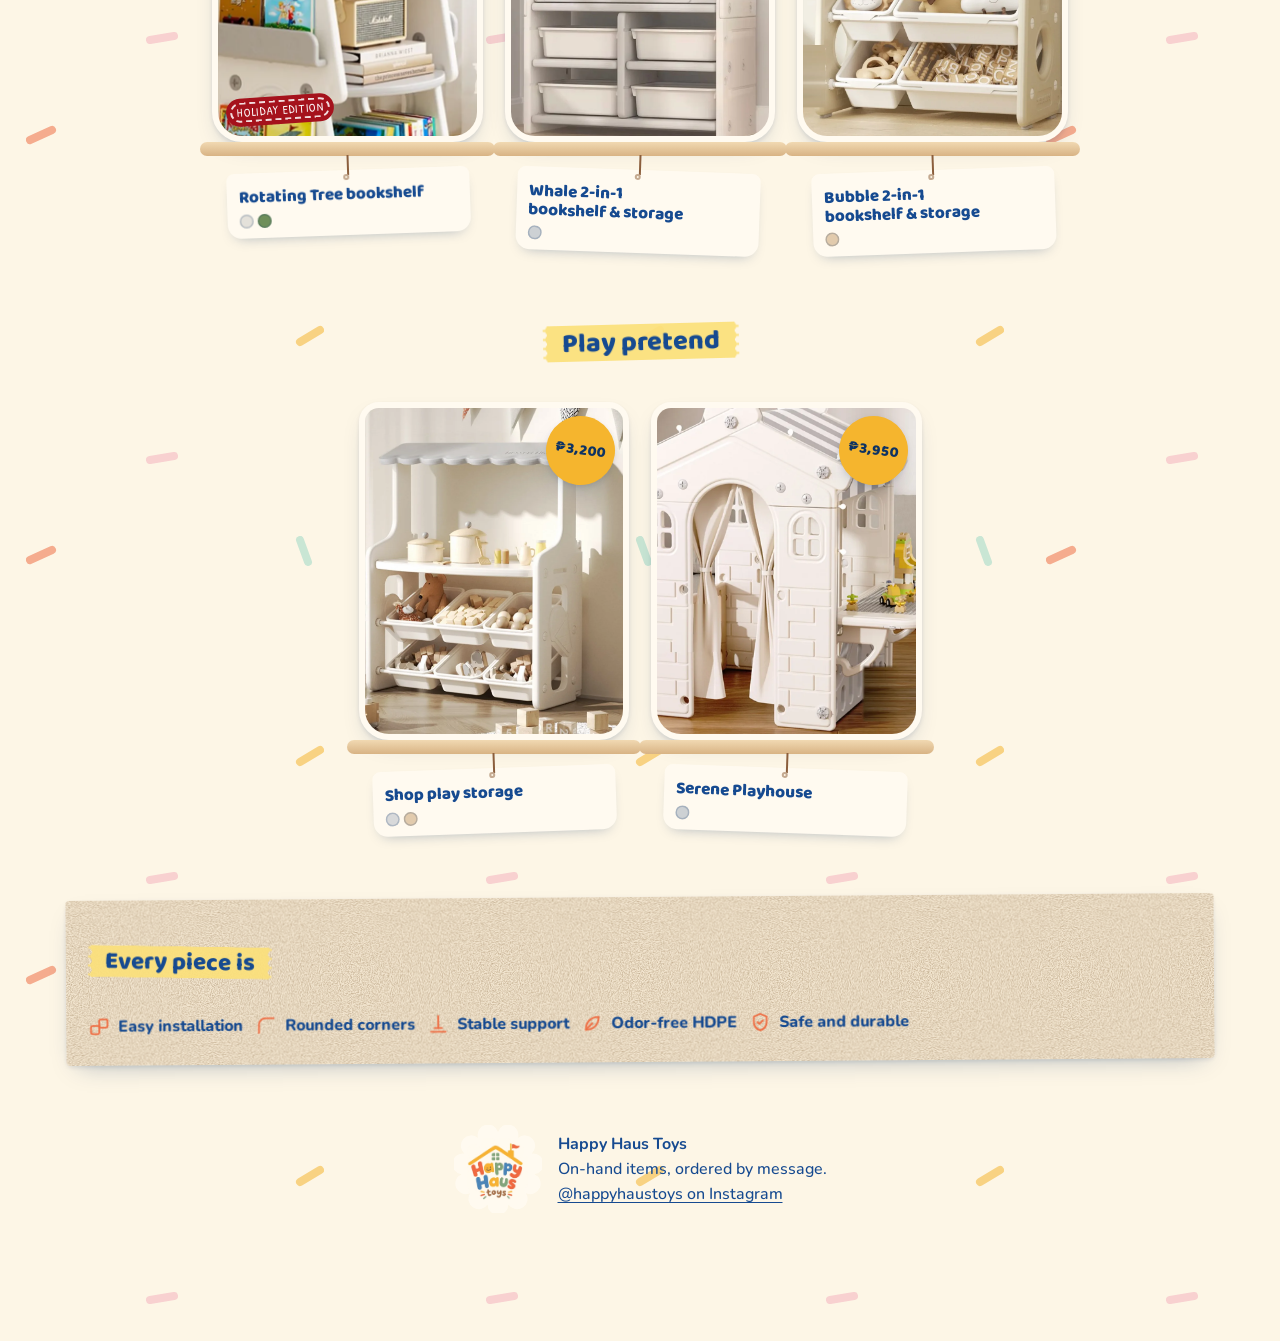
<file: works/happy-haus-toys/index.html>
<!doctype html>
<html lang="en">
<head>
  <meta charset="utf-8">
  <meta name="viewport" content="width=device-width, initial-scale=1">
  <title>Happy Haus Toys · Playhouses, slides &amp; shelves for little ones</title>
  <meta name="description" content="On-hand playhouses, slides, bookshelves and toy storage for little ones. Browse colors, sizes and prices, then message Happy Haus Toys on Instagram to order.">
  <meta name="theme-color" content="#164a90">
  <meta property="og:type" content="website">
  <meta property="og:title" content="Happy Haus Toys">
  <meta property="og:description" content="On-hand playhouses, slides, bookshelves and toy storage for little ones. Browse colors, sizes and prices, then message Happy Haus Toys on Instagram to order.">
  <meta property="og:url" content="https://hansukun.github.io/works/happy-haus-toys/">
  <meta property="og:image" content="https://hansukun.github.io/works/happy-haus-toys/assets/og.jpg">
  <meta name="twitter:card" content="summary_large_image">
  <link rel="icon" href="assets/icon.png" type="image/png">
  <link rel="preconnect" href="https://fonts.googleapis.com">
  <link rel="preconnect" href="https://fonts.gstatic.com" crossorigin>
  <link rel="stylesheet" href="https://fonts.googleapis.com/css2?family=Baloo+2:wght@600;700;800&amp;family=Nunito:wght@500;700;800&amp;family=Patrick+Hand&amp;display=swap">
  <link rel="stylesheet" href="style.css">
  <script src="app.js" defer></script>
</head>
<body>
  <header class="front sprinkles">
    <div class="awning" aria-hidden="true"></div>
    <div class="sign"><span class="strings" aria-hidden="true"></span><div class="badge"><img src="assets/logo-art.png" width="572" height="580" alt="Happy Haus Toys"></div></div>
    <div class="intro">
      <h1 class="display">On-hand playhouses, slides &amp; shelves for your little ones.</h1>
      <p>Pick a piece off the shelf, choose its color, and message us on Instagram to order.</p>
    </div>
  </header>

  <main class="store">
    <section class="shelf" aria-labelledby="s-climb">
      <h2 class="tape shelf-title" id="s-climb">Climb &amp; slide</h2>
      <div class="bins">
        <article class="bin" id="p-forest-house" data-product="forest-house" data-name="Forest House slide set" data-price="13450">
          <button class="bin-face" type="button" aria-expanded="false" aria-controls="d-forest-house">
            <span class="bin-seat"><span class="bin-photo"><img data-photo src="assets/products/forest-house-beige.webp" width="1100" height="825" alt="Forest House slide set in Autumn Beige"><span class="sticker bin-price">₱13,450</span><span class="tape tape--r bin-color" data-color-label>Autumn Beige</span></span></span>
            <span class="tag"><span class="tag-name">Forest House slide set</span><span class="tag-row"><span class="tag-dots" aria-label="2 colors"><i style="--c:#c9a27a"></i><i style="--c:#b6c46a"></i></span></span></span>
          </button>
          <div class="bin-detail" id="d-forest-house">
            <p class="bin-line">Two slides side by side, with a basketball hoop in the middle.</p>
            <ul class="swatches" aria-label="Colors">
              <li><button class="swatch" type="button" data-swatch="0" data-color="Autumn Beige" data-src="assets/products/forest-house-beige.webp" aria-pressed="true"><i style="--c:#c9a27a"></i>Autumn Beige</button></li>
              <li><button class="swatch" type="button" data-swatch="1" data-color="Spring Green" data-src="assets/products/forest-house-green.webp" aria-pressed="false"><i style="--c:#b6c46a"></i>Spring Green</button></li>
            </ul>
            <div class="note bin-note">
              <dl class="specs"><div><dt>Size</dt><dd>L 1860 × W 2050 × H 1640 mm</dd></div><div><dt>Includes</dt><dd><ul><li>2 slides</li><li>Basketball hoop</li><li>Telescope toy</li><li>Climbing ladder</li><li>Hide-and-seek nook / storage</li><li>Two-way ladder orientation</li></ul></dd></div></dl>
            </div>
            <div class="bin-act"><a class="order" href="https://ig.me/m/happyhaustoys" target="_blank" rel="noopener" data-order data-color="Autumn Beige"><svg viewBox="0 0 24 24" fill="none" stroke="currentColor" stroke-width="2.2" stroke-linecap="round" stroke-linejoin="round" aria-hidden="true"><rect x="3" y="3" width="18" height="18" rx="5"/><circle cx="12" cy="12" r="4"/><circle cx="17.4" cy="6.6" r=".7" fill="currentColor"/></svg>Message to order</a><button class="bin-close" type="button">Back to the shelf</button></div>
            <p class="bin-hint">We'll copy your order note, so you can paste it in the chat.</p>
          </div>
        </article>
        <article class="bin" id="p-forest-nest" data-product="forest-nest" data-name="Forest Nest slide set" data-price="12450">
          <button class="bin-face" type="button" aria-expanded="false" aria-controls="d-forest-nest">
            <span class="bin-seat"><span class="bin-photo"><img data-photo src="assets/products/forest-nest-beige.webp" width="1100" height="817" alt="Forest Nest slide set in Autumn Beige"><span class="sticker bin-price">₱12,450</span><span class="tape tape--r bin-color" data-color-label>Autumn Beige</span></span></span>
            <span class="tag"><span class="tag-name">Forest Nest slide set</span><span class="tag-row"><span class="tag-dots" aria-label="2 colors"><i style="--c:#c9a27a"></i><i style="--c:#b6c46a"></i></span></span></span>
          </button>
          <div class="bin-detail" id="d-forest-nest">
            <p class="bin-line">One slide plus a climbing frame to scramble up.</p>
            <ul class="swatches" aria-label="Colors">
              <li><button class="swatch" type="button" data-swatch="0" data-color="Autumn Beige" data-src="assets/products/forest-nest-beige.webp" aria-pressed="true"><i style="--c:#c9a27a"></i>Autumn Beige</button></li>
              <li><button class="swatch" type="button" data-swatch="1" data-color="Spring Green" data-src="assets/products/forest-nest-green.webp" aria-pressed="false"><i style="--c:#b6c46a"></i>Spring Green</button></li>
            </ul>
            <div class="note bin-note">
              <dl class="specs"><div><dt>Size</dt><dd>L 1860 × W 2050 × H 1640 mm</dd></div><div><dt>Includes</dt><dd><ul><li>1 slide + 1 climbing frame</li><li>Basketball hoop</li><li>Telescope toy</li><li>Climbing ladder</li><li>Hide-and-seek nook / storage</li><li>Two-way ladder and slide orientation</li></ul></dd></div></dl>
            </div>
            <div class="bin-act"><a class="order" href="https://ig.me/m/happyhaustoys" target="_blank" rel="noopener" data-order data-color="Autumn Beige"><svg viewBox="0 0 24 24" fill="none" stroke="currentColor" stroke-width="2.2" stroke-linecap="round" stroke-linejoin="round" aria-hidden="true"><rect x="3" y="3" width="18" height="18" rx="5"/><circle cx="12" cy="12" r="4"/><circle cx="17.4" cy="6.6" r=".7" fill="currentColor"/></svg>Message to order</a><button class="bin-close" type="button">Back to the shelf</button></div>
            <p class="bin-hint">We'll copy your order note, so you can paste it in the chat.</p>
          </div>
        </article>
      </div>
    </section>

    <section class="shelf" aria-labelledby="s-read">
      <h2 class="tape shelf-title" id="s-read">Read &amp; store</h2>
      <div class="bins">
        <article class="bin" id="p-tree" data-product="tree" data-name="Rotating Tree bookshelf" data-price="3950">
          <button class="bin-face" type="button" aria-expanded="false" aria-controls="d-tree">
            <span class="bin-seat"><span class="bin-photo"><img data-photo src="assets/products/tree-white.webp" width="540" height="1290" alt="Rotating Tree bookshelf in White &amp; Grey" loading="lazy"><span class="holiday">Holiday edition</span><span class="sticker bin-price">₱3,950</span><span class="tape tape--r bin-color" data-color-label>White &amp; Grey</span></span></span>
            <span class="tag"><span class="tag-name">Rotating Tree bookshelf</span><span class="tag-row"><span class="tag-dots" aria-label="2 colors"><i style="--c:#e4e1da"></i><i style="--c:#6f8f5a"></i></span></span></span>
          </button>
          <div class="bin-detail" id="d-tree">
            <p class="bin-line">A Christmas tree of books that turns all the way round.</p>
            <ul class="swatches" aria-label="Colors">
              <li><button class="swatch" type="button" data-swatch="0" data-color="White &amp; Grey" data-src="assets/products/tree-white.webp" aria-pressed="true"><i style="--c:#e4e1da"></i>White &amp; Grey</button></li>
              <li><button class="swatch" type="button" data-swatch="1" data-color="Classic Green" data-src="assets/products/tree-green.webp" aria-pressed="false"><i style="--c:#6f8f5a"></i>Classic Green</button></li>
            </ul>
            <div class="note bin-note">
              <dl class="specs"><div><dt>Size</dt><dd>Ø 570 × H 1216 mm</dd></div><div><dt>Includes</dt><dd><ul><li>360° rotation</li><li>6 storage panels</li><li>6 side book panels</li></ul></dd></div></dl>
            </div>
            <div class="bin-act"><a class="order" href="https://ig.me/m/happyhaustoys" target="_blank" rel="noopener" data-order data-color="White &amp; Grey"><svg viewBox="0 0 24 24" fill="none" stroke="currentColor" stroke-width="2.2" stroke-linecap="round" stroke-linejoin="round" aria-hidden="true"><rect x="3" y="3" width="18" height="18" rx="5"/><circle cx="12" cy="12" r="4"/><circle cx="17.4" cy="6.6" r=".7" fill="currentColor"/></svg>Message to order</a><button class="bin-close" type="button">Back to the shelf</button></div>
            <p class="bin-hint">We'll copy your order note, so you can paste it in the chat.</p>
          </div>
        </article>
        <article class="bin" id="p-whale" data-product="whale" data-name="Whale 2-in-1 bookshelf &amp; storage" data-price="4600">
          <button class="bin-face" type="button" aria-expanded="false" aria-controls="d-whale">
            <span class="bin-seat"><span class="bin-photo"><img data-photo src="assets/products/whale.webp" width="900" height="1125" alt="Whale 2-in-1 bookshelf &amp; storage in Grey &amp; White" loading="lazy"><span class="sticker bin-price">₱4,600</span><span class="tape tape--r bin-color" data-color-label>Grey &amp; White</span></span></span>
            <span class="tag"><span class="tag-name">Whale 2-in-1 bookshelf &amp; storage</span><span class="tag-row"><span class="tag-dots" aria-label="1 color"><i style="--c:#cdd1d4"></i></span></span></span>
          </button>
          <div class="bin-detail" id="d-whale">
            <p class="bin-line">Covers forward on top, toys in the bins below.</p>
            <p class="one-color"><i style="--c:#cdd1d4"></i>Comes in Grey &amp; White</p>
            <div class="note bin-note">
              <dl class="specs"><div><dt>Size</dt><dd>L 670 × W 290 × H 980 mm</dd></div><div><dt>Includes</dt><dd><ul><li>4-layer bookshelf</li><li>4 removable bins</li></ul></dd></div></dl>
            </div>
            <div class="bin-act"><a class="order" href="https://ig.me/m/happyhaustoys" target="_blank" rel="noopener" data-order data-color="Grey &amp; White"><svg viewBox="0 0 24 24" fill="none" stroke="currentColor" stroke-width="2.2" stroke-linecap="round" stroke-linejoin="round" aria-hidden="true"><rect x="3" y="3" width="18" height="18" rx="5"/><circle cx="12" cy="12" r="4"/><circle cx="17.4" cy="6.6" r=".7" fill="currentColor"/></svg>Message to order</a><button class="bin-close" type="button">Back to the shelf</button></div>
            <p class="bin-hint">We'll copy your order note, so you can paste it in the chat.</p>
          </div>
        </article>
        <article class="bin" id="p-bubble" data-product="bubble" data-name="Bubble 2-in-1 bookshelf &amp; storage" data-price="2600">
          <button class="bin-face" type="button" aria-expanded="false" aria-controls="d-bubble">
            <span class="bin-seat"><span class="bin-photo"><img data-photo src="assets/products/bubble.webp" width="875" height="1094" alt="Bubble 2-in-1 bookshelf &amp; storage in Beige" loading="lazy"><span class="sticker bin-price">₱2,600</span><span class="tape tape--r bin-color" data-color-label>Beige</span></span></span>
            <span class="tag"><span class="tag-name">Bubble 2-in-1 bookshelf &amp; storage</span><span class="tag-row"><span class="tag-dots" aria-label="1 color"><i style="--c:#e2cbad"></i></span></span></span>
          </button>
          <div class="bin-detail" id="d-bubble">
            <p class="bin-line">Books face out on two shelves, toys go in four bins below.</p>
            <p class="one-color"><i style="--c:#e2cbad"></i>Comes in Beige</p>
            <div class="note bin-note">
              <dl class="specs"><div><dt>Size</dt><dd>L 660 × W 350 × H 810 mm</dd></div><div><dt>Includes</dt><dd><ul><li>2-layer bookshelf</li><li>4 removable bins</li></ul></dd></div></dl>
            </div>
            <div class="bin-act"><a class="order" href="https://ig.me/m/happyhaustoys" target="_blank" rel="noopener" data-order data-color="Beige"><svg viewBox="0 0 24 24" fill="none" stroke="currentColor" stroke-width="2.2" stroke-linecap="round" stroke-linejoin="round" aria-hidden="true"><rect x="3" y="3" width="18" height="18" rx="5"/><circle cx="12" cy="12" r="4"/><circle cx="17.4" cy="6.6" r=".7" fill="currentColor"/></svg>Message to order</a><button class="bin-close" type="button">Back to the shelf</button></div>
            <p class="bin-hint">We'll copy your order note, so you can paste it in the chat.</p>
          </div>
        </article>
      </div>
    </section>

    <section class="shelf" aria-labelledby="s-play">
      <h2 class="tape shelf-title" id="s-play">Play pretend</h2>
      <div class="bins">
        <article class="bin" id="p-shop" data-product="shop" data-name="Shop play storage" data-price="3200">
          <button class="bin-face" type="button" aria-expanded="false" aria-controls="d-shop">
            <span class="bin-seat"><span class="bin-photo"><img data-photo src="assets/products/shop-grey.webp" width="1000" height="1250" alt="Shop play storage in White &amp; Grey" loading="lazy"><span class="sticker bin-price">₱3,200</span><span class="tape tape--r bin-color" data-color-label>White &amp; Grey</span></span></span>
            <span class="tag"><span class="tag-name">Shop play storage</span><span class="tag-row"><span class="tag-dots" aria-label="2 colors"><i style="--c:#d8d9da"></i><i style="--c:#e2cbad"></i></span></span></span>
          </button>
          <div class="bin-detail" id="d-shop">
            <p class="bin-line">A little shop front that tidies the toys away.</p>
            <ul class="swatches" aria-label="Colors">
              <li><button class="swatch" type="button" data-swatch="0" data-color="White &amp; Grey" data-src="assets/products/shop-grey.webp" aria-pressed="true"><i style="--c:#d8d9da"></i>White &amp; Grey</button></li>
              <li><button class="swatch" type="button" data-swatch="1" data-color="Beige" data-src="assets/products/shop-beige.webp" aria-pressed="false"><i style="--c:#e2cbad"></i>Beige</button></li>
            </ul>
            <div class="note bin-note">
              <dl class="specs"><div><dt>Size</dt><dd>L 800 × W 330 × H 1000 mm</dd></div><div><dt>Includes</dt><dd><ul><li>Shop counter with awning</li><li>6 removable bins</li></ul></dd></div></dl>
            </div>
            <div class="bin-act"><a class="order" href="https://ig.me/m/happyhaustoys" target="_blank" rel="noopener" data-order data-color="White &amp; Grey"><svg viewBox="0 0 24 24" fill="none" stroke="currentColor" stroke-width="2.2" stroke-linecap="round" stroke-linejoin="round" aria-hidden="true"><rect x="3" y="3" width="18" height="18" rx="5"/><circle cx="12" cy="12" r="4"/><circle cx="17.4" cy="6.6" r=".7" fill="currentColor"/></svg>Message to order</a><button class="bin-close" type="button">Back to the shelf</button></div>
            <p class="bin-hint">We'll copy your order note, so you can paste it in the chat.</p>
          </div>
        </article>
        <article class="bin" id="p-serene" data-product="serene" data-name="Serene Playhouse" data-price="3950">
          <button class="bin-face" type="button" aria-expanded="false" aria-controls="d-serene">
            <span class="bin-seat"><span class="bin-photo"><img data-photo src="assets/products/serene.webp" width="1100" height="1012" alt="Serene Playhouse in Grey &amp; White" loading="lazy"><span class="sticker bin-price">₱3,950</span><span class="tape tape--r bin-color" data-color-label>Grey &amp; White</span></span></span>
            <span class="tag"><span class="tag-name">Serene Playhouse</span><span class="tag-row"><span class="tag-dots" aria-label="1 color"><i style="--c:#cdd1d4"></i></span></span></span>
          </button>
          <div class="bin-detail" id="d-serene">
            <p class="bin-line">A whole house with a curtained door and a side counter.</p>
            <p class="one-color"><i style="--c:#cdd1d4"></i>Comes in Grey &amp; White</p>
            <div class="note bin-note">
              <dl class="specs"><div><dt>Size</dt><dd>L 1080 × W 800 × H 1100 mm</dd></div><div><dt>Includes</dt><dd><ul><li>Arched door with curtains</li><li>Side play counter</li></ul></dd></div></dl>
            </div>
            <div class="bin-act"><a class="order" href="https://ig.me/m/happyhaustoys" target="_blank" rel="noopener" data-order data-color="Grey &amp; White"><svg viewBox="0 0 24 24" fill="none" stroke="currentColor" stroke-width="2.2" stroke-linecap="round" stroke-linejoin="round" aria-hidden="true"><rect x="3" y="3" width="18" height="18" rx="5"/><circle cx="12" cy="12" r="4"/><circle cx="17.4" cy="6.6" r=".7" fill="currentColor"/></svg>Message to order</a><button class="bin-close" type="button">Back to the shelf</button></div>
            <p class="bin-hint">We'll copy your order note, so you can paste it in the chat.</p>
          </div>
        </article>
      </div>
    </section>

    <section class="made note" aria-labelledby="made-h">
      <h2 class="tape tape--r" id="made-h">Every piece is</h2>
      <ul class="perks">
        <li><svg viewBox="0 0 24 24" fill="none" stroke="currentColor" stroke-width="2" stroke-linecap="round" stroke-linejoin="round" aria-hidden="true"><rect x="3" y="11" width="9" height="9" rx="2"/><rect x="12" y="4" width="9" height="9" rx="2"/></svg>Easy installation</li>
        <li><svg viewBox="0 0 24 24" fill="none" stroke="currentColor" stroke-width="2" stroke-linecap="round" stroke-linejoin="round" aria-hidden="true"><path d="M4 20v-9a7 7 0 0 1 7-7h9"/></svg>Rounded corners</li>
        <li><svg viewBox="0 0 24 24" fill="none" stroke="currentColor" stroke-width="2" stroke-linecap="round" stroke-linejoin="round" aria-hidden="true"><path d="M12 3v13"/><path d="M8 16h8"/><path d="M4 20h16"/></svg>Stable support</li>
        <li><svg viewBox="0 0 24 24" fill="none" stroke="currentColor" stroke-width="2" stroke-linecap="round" stroke-linejoin="round" aria-hidden="true"><path d="M5 19c0-8 5-14 14-14 0 9-6 14-14 14z"/><path d="M5 19l7-7"/></svg>Odor-free HDPE</li>
        <li><svg viewBox="0 0 24 24" fill="none" stroke="currentColor" stroke-width="2" stroke-linecap="round" stroke-linejoin="round" aria-hidden="true"><path d="M12 3l7 3v6c0 4.5-3 7.5-7 9-4-1.5-7-4.5-7-9V6z"/><path d="M9 12l2 2 4-4"/></svg>Safe and durable</li>
      </ul>
    </section>
  </main>

  <footer class="foot">
    <div class="badge"><img src="assets/logo-art.png" width="572" height="580" alt="" loading="lazy"></div>
    <p><b>Happy Haus Toys</b><br>On-hand items, ordered by message.<br><a href="https://www.instagram.com/happyhaustoys/">@happyhaustoys on Instagram</a></p>
  </footer>

  <div class="counter"><p>Found the one? <span>We reply on Instagram.</span></p><a class="order order--sun" href="https://ig.me/m/happyhaustoys" target="_blank" rel="noopener" data-order><svg viewBox="0 0 24 24" fill="none" stroke="currentColor" stroke-width="2.2" stroke-linecap="round" stroke-linejoin="round" aria-hidden="true"><rect x="3" y="3" width="18" height="18" rx="5"/><circle cx="12" cy="12" r="4"/><circle cx="17.4" cy="6.6" r=".7" fill="currentColor"/></svg>Message us</a></div>
</body>
</html>
</file>
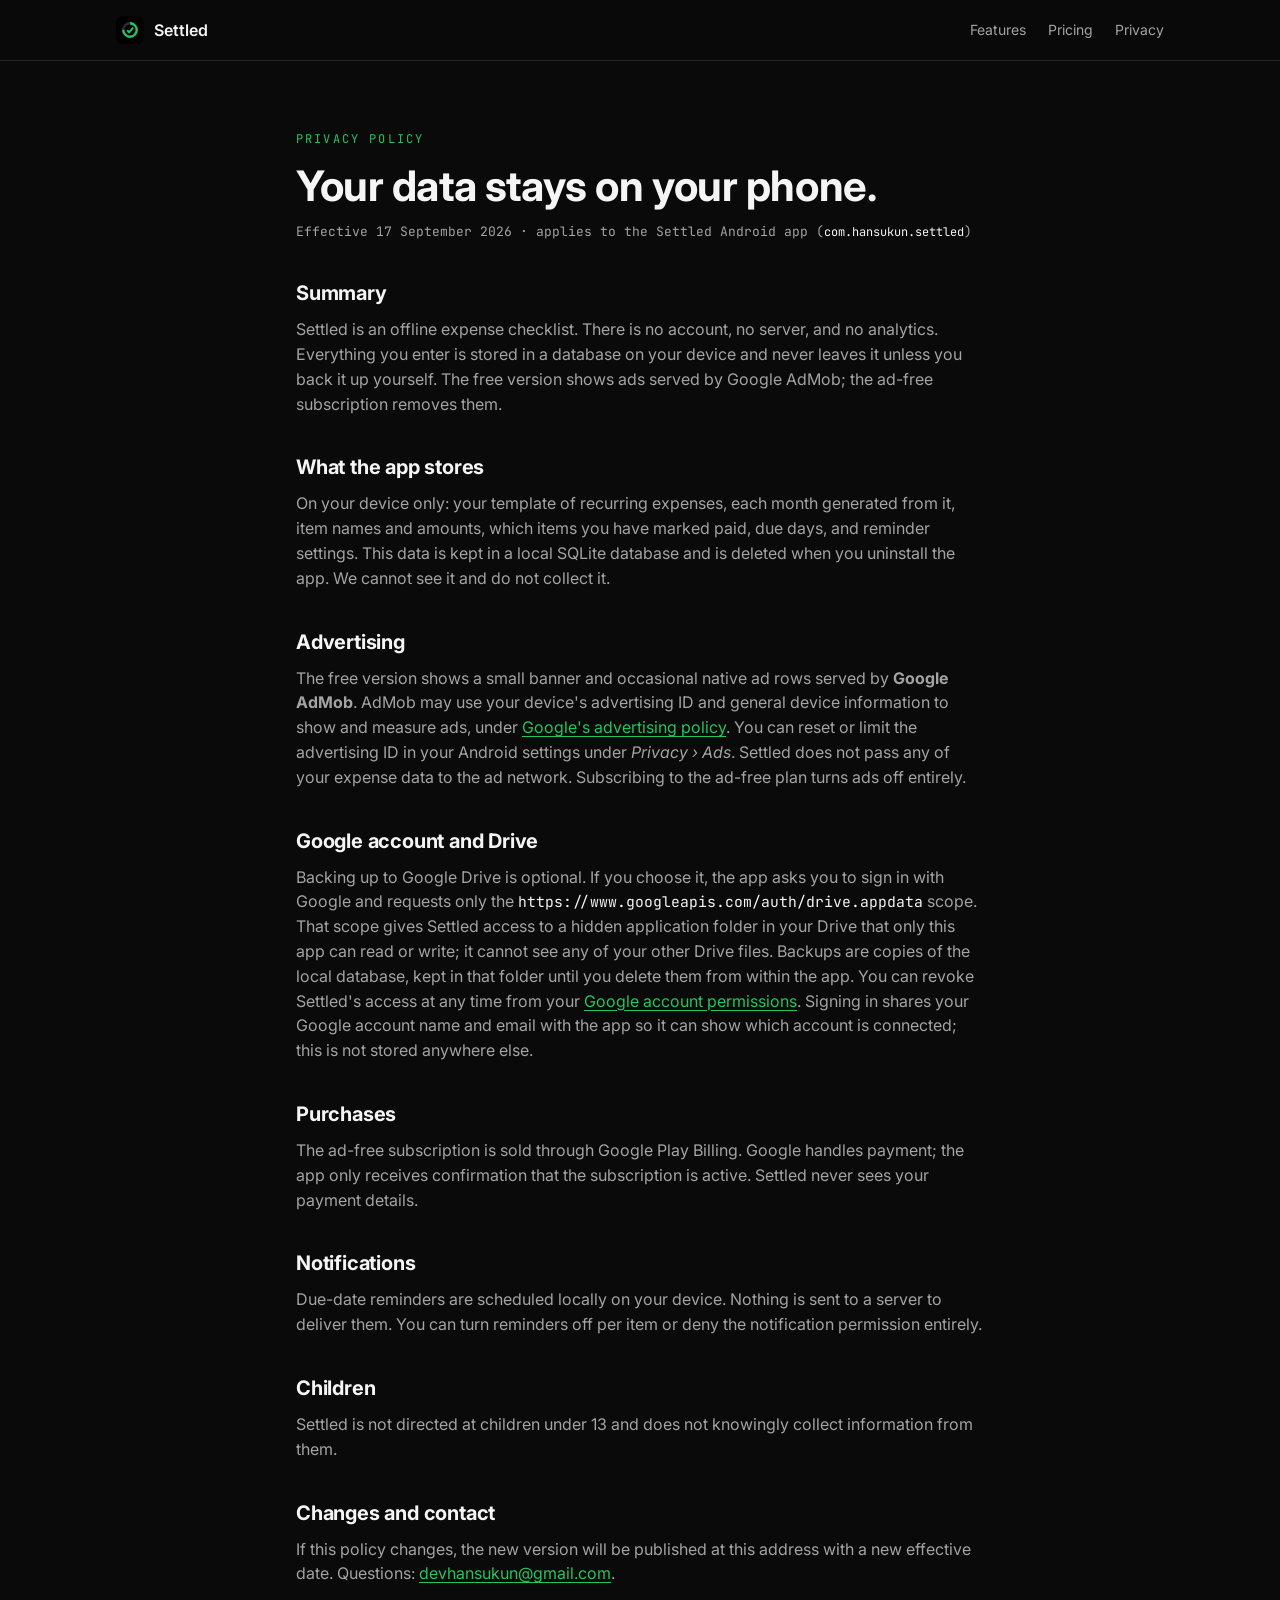
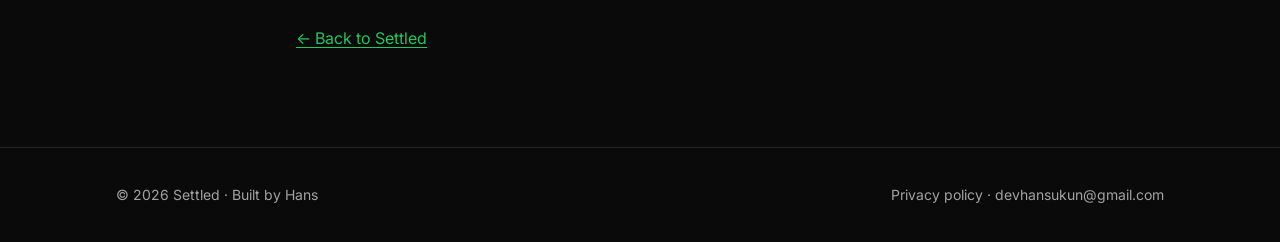
<file: privacy.html>
<!DOCTYPE html>
<html lang="en">
<head>
  <meta charset="utf-8">
  <meta name="viewport" content="width=device-width, initial-scale=1">
  <title>Privacy policy — Settled</title>
  <meta name="description" content="How Settled handles your data: everything stays on your phone; ads via Google AdMob; optional Google Drive backups.">
  <meta name="theme-color" content="#0a0a0a">
  <link rel="icon" href="assets/icon.svg" type="image/svg+xml">
  <link rel="preconnect" href="https://fonts.googleapis.com">
  <link rel="preconnect" href="https://fonts.gstatic.com" crossorigin>
  <link rel="stylesheet" href="https://fonts.googleapis.com/css2?family=Inter:wght@400;500;600;700&family=JetBrains+Mono:wght@400;500;600&display=swap">
  <style>
    :root {
      --bg: #0a0a0a;
      --card: #141414;
      --border: #262626;
      --text: #f5f5f5;
      --muted: #a3a3a3;
      --accent: #22c55e;
      --overdue: #ef4444;
      --font: "Inter", system-ui, -apple-system, "Segoe UI", sans-serif;
      --mono: "JetBrains Mono", ui-monospace, "Cascadia Mono", Consolas, monospace;
      --radius: 16px;
      --gutter: 16px;
      color-scheme: dark;
    }
    * { box-sizing: border-box; }
    html { scroll-behavior: smooth; }
    body {
      margin: 0;
      background: var(--bg);
      color: var(--text);
      font-family: var(--font);
      line-height: 1.55;
      -webkit-font-smoothing: antialiased;
      overflow-x: hidden;
    }
    img { max-width: 100%; display: block; }
    a { color: inherit; text-decoration: none; }
    a:hover { color: var(--accent); }
    h1, h2, h3 { margin: 0; line-height: 1.15; letter-spacing: -0.01em; }
    p { margin: 0; }
    code { font-family: var(--mono); font-size: .92em; color: var(--text); overflow-wrap: anywhere; }

    .container { max-width: 1080px; margin: 0 auto; padding: 0 var(--gutter); }
    .mono { font-family: var(--mono); }
    .muted { color: var(--muted); }
    .eyebrow {
      font-family: var(--mono);
      font-size: 12px;
      letter-spacing: 0.18em;
      text-transform: uppercase;
      color: var(--accent);
    }

    /* nav */
    .nav { position: sticky; top: 0; z-index: 10; background: rgba(10,10,10,.85); backdrop-filter: blur(10px); border-bottom: 1px solid var(--border); }
    .nav .container { display: flex; align-items: center; justify-content: space-between; height: 60px; }
    .brand { display: flex; align-items: center; gap: 10px; font-weight: 600; }
    .brand img { width: 28px; height: 28px; border-radius: 7px; }
    .nav-links { display: flex; gap: 22px; font-size: 14px; color: var(--muted); }

    /* sections */
    .section { padding: 88px 0; border-top: 1px solid var(--border); scroll-margin-top: 60px; }
    .section-head { max-width: 560px; margin-bottom: 40px; }
    .section-head h2 { font-size: clamp(26px, 3.6vw, 36px); margin-top: 10px; }
    .section-head p { color: var(--muted); margin-top: 12px; font-size: 17px; }

    /* hero */
    .hero { padding: 72px 0 96px; position: relative; overflow: hidden; }
    .hero .container { display: grid; grid-template-columns: 1.15fr .85fr; gap: 48px; align-items: center; }
    .hero h1 { font-size: clamp(38px, 6vw, 64px); font-weight: 700; }
    .hero h1 em { font-style: normal; color: var(--accent); }
    .hero .lead { color: var(--muted); font-size: clamp(17px, 2vw, 20px); margin-top: 20px; max-width: 520px; }
    .hero-cta { margin-top: 32px; display: flex; flex-direction: column; gap: 10px; align-items: flex-start; }
    .hero-cta small { font-family: var(--mono); font-size: 12px; color: var(--muted); letter-spacing: .04em; }
    .hero-visual { position: relative; display: flex; justify-content: center; }
    .glow {
      position: absolute; left: 50%; top: 50%; transform: translate(-50%, -50%);
      width: 420px; height: 420px; border-radius: 50%;
      background: radial-gradient(closest-side, rgba(34,197,94,.28), transparent 70%);
      pointer-events: none;
    }

    /* badge */
    .btn-badge { display: inline-block; opacity: .55; filter: grayscale(1); cursor: not-allowed; }
    .btn-badge img { height: 56px; width: auto; }

    /* phone frame */
    .phone {
      position: relative;
      width: clamp(220px, 28vw, 320px);
      aspect-ratio: 720 / 1180;
      padding: 8px;
      border-radius: 36px;
      background: #1c1c1c;
      box-shadow: 0 0 0 1px #2e2e2e, 0 30px 80px rgba(0,0,0,.6);
      flex-shrink: 0;
    }
    .phone img { width: 100%; height: 100%; object-fit: cover; object-position: top; border-radius: 28px; background: #000; }

    /* grids & cards */
    .grid-3 { display: grid; grid-template-columns: repeat(3, 1fr); gap: 20px; }
    .grid-2 { display: grid; grid-template-columns: repeat(2, 1fr); gap: 20px; }
    .card { background: var(--card); border: 1px solid var(--border); border-radius: var(--radius); padding: 26px; }
    .card h3 { font-size: 18px; margin-top: 14px; }
    .card p { color: var(--muted); margin-top: 8px; font-size: 15px; }
    .step-num { font-family: var(--mono); color: var(--accent); font-size: 13px; }
    .icon { width: 36px; height: 36px; border-radius: 10px; background: rgba(34,197,94,.12); display: grid; place-items: center; color: var(--accent); }
    .icon svg { width: 20px; height: 20px; }

    /* screenshot strip */
    .strip { display: flex; gap: 28px; overflow-x: auto; padding: 8px var(--gutter) 24px; margin: 0 calc(-1 * var(--gutter)); scroll-snap-type: x mandatory; scrollbar-width: thin; }
    .strip figure { margin: 0; scroll-snap-align: start; text-align: center; }
    .strip figcaption { margin-top: 14px; font-size: 14px; color: var(--muted); }

    /* pricing */
    .price { display: flex; flex-direction: column; gap: 14px; }
    .price .amount { font-family: var(--mono); font-size: 30px; font-weight: 600; }
    .price .amount small { font-size: 14px; color: var(--muted); font-weight: 400; }
    .price ul { margin: 0; padding: 0; list-style: none; color: var(--muted); font-size: 15px; display: grid; gap: 8px; }
    .price li::before { content: "✓ "; color: var(--accent); font-family: var(--mono); }
    .price--accent { border-color: rgba(34,197,94,.5); box-shadow: 0 0 0 1px rgba(34,197,94,.25) inset; }
    .chip { display: inline-block; align-self: flex-start; font-family: var(--mono); font-size: 11px; letter-spacing: .12em; text-transform: uppercase; padding: 4px 10px; border-radius: 999px; }
    .chip--accent { color: var(--accent); background: rgba(34,197,94,.12); }
    .chip--overdue { color: var(--overdue); background: rgba(239,68,68,.12); }

    /* footer */
    .footer { border-top: 1px solid var(--border); padding: 36px 0; font-size: 14px; color: var(--muted); }
    .footer .container { display: flex; flex-wrap: wrap; gap: 12px 24px; justify-content: space-between; align-items: center; }

    /* prose (privacy page) */
    .prose { max-width: 720px; }
    .prose h1 { font-size: clamp(30px, 4vw, 42px); margin-bottom: 8px; }
    .prose h2 { font-size: 20px; margin-top: 40px; }
    .prose p, .prose li { color: var(--muted); margin-top: 12px; font-size: 16px; }
    .prose a { color: var(--accent); text-decoration: underline; text-underline-offset: 3px; }

    @media (max-width: 720px) {
      .hero { padding: 48px 0 64px; }
      .hero .container { grid-template-columns: 1fr; gap: 40px; }
      .hero-visual { order: -1; }
      .glow { width: 300px; height: 300px; }
      .grid-3, .grid-2 { grid-template-columns: 1fr; }
      .section { padding: 64px 0; }
      .nav-links { gap: 16px; }
    }
    @media (prefers-reduced-motion: no-preference) {
      @supports (animation-timeline: view()) {
        .card, .strip figure { animation: rise .6s ease-out both; animation-timeline: view(); animation-range: entry 0% entry 30%; }
      }
      @keyframes rise { from { opacity: 0; transform: translateY(14px); } to { opacity: 1; transform: none; } }
    }
  </style>
</head>
<body>
  <header class="nav">
    <div class="container">
      <a class="brand" href="index.html"><img src="assets/icon.svg" alt="" width="28" height="28">Settled</a>
      <nav class="nav-links" aria-label="Page">
        <a href="index.html#features">Features</a>
        <a href="index.html#pricing">Pricing</a>
        <a href="privacy.html">Privacy</a>
      </nav>
    </div>
  </header>

  <main class="container prose" style="padding-top:64px;padding-bottom:96px">
    <span class="eyebrow">Privacy policy</span>
    <h1 style="margin-top:12px">Your data stays on your phone.</h1>
    <p class="mono" style="font-size:13px">Effective 17 September 2026 · applies to the Settled Android app (<code>com.hansukun.settled</code>)</p>

    <h2>Summary</h2>
    <p>Settled is an offline expense checklist. There is no account, no server, and no analytics. Everything you enter is stored in a database on your device and never leaves it unless you back it up yourself. The free version shows ads served by Google AdMob; the ad-free subscription removes them.</p>

    <h2>What the app stores</h2>
    <p>On your device only: your template of recurring expenses, each month generated from it, item names and amounts, which items you have marked paid, due days, and reminder settings. This data is kept in a local SQLite database and is deleted when you uninstall the app. We cannot see it and do not collect it.</p>

    <h2>Advertising</h2>
    <p>The free version shows a small banner and occasional native ad rows served by <strong>Google AdMob</strong>. AdMob may use your device's advertising ID and general device information to show and measure ads, under <a href="https://policies.google.com/technologies/ads">Google's advertising policy</a>. You can reset or limit the advertising ID in your Android settings under <em>Privacy › Ads</em>. Settled does not pass any of your expense data to the ad network. Subscribing to the ad-free plan turns ads off entirely.</p>

    <h2>Google account and Drive</h2>
    <p>Backing up to Google Drive is optional. If you choose it, the app asks you to sign in with Google and requests only the <code>https://www.googleapis.com/auth/drive.appdata</code> scope. That scope gives Settled access to a hidden application folder in your Drive that only this app can read or write; it cannot see any of your other Drive files. Backups are copies of the local database, kept in that folder until you delete them from within the app. You can revoke Settled's access at any time from your <a href="https://myaccount.google.com/permissions">Google account permissions</a>. Signing in shares your Google account name and email with the app so it can show which account is connected; this is not stored anywhere else.</p>

    <h2>Purchases</h2>
    <p>The ad-free subscription is sold through Google Play Billing. Google handles payment; the app only receives confirmation that the subscription is active. Settled never sees your payment details.</p>

    <h2>Notifications</h2>
    <p>Due-date reminders are scheduled locally on your device. Nothing is sent to a server to deliver them. You can turn reminders off per item or deny the notification permission entirely.</p>

    <h2>Children</h2>
    <p>Settled is not directed at children under 13 and does not knowingly collect information from them.</p>

    <h2>Changes and contact</h2>
    <p>If this policy changes, the new version will be published at this address with a new effective date. Questions: <a href="mailto:devhansukun@gmail.com">devhansukun@gmail.com</a>.</p>

    <p style="margin-top:40px"><a href="index.html">← Back to Settled</a></p>
  </main>

  <footer class="footer">
    <div class="container">
      <span>© 2026 Settled · Built by Hans</span>
      <span><a href="privacy.html">Privacy policy</a> · <a href="mailto:devhansukun@gmail.com">devhansukun@gmail.com</a></span>
    </div>
  </footer>
</body>
</html>
</file>
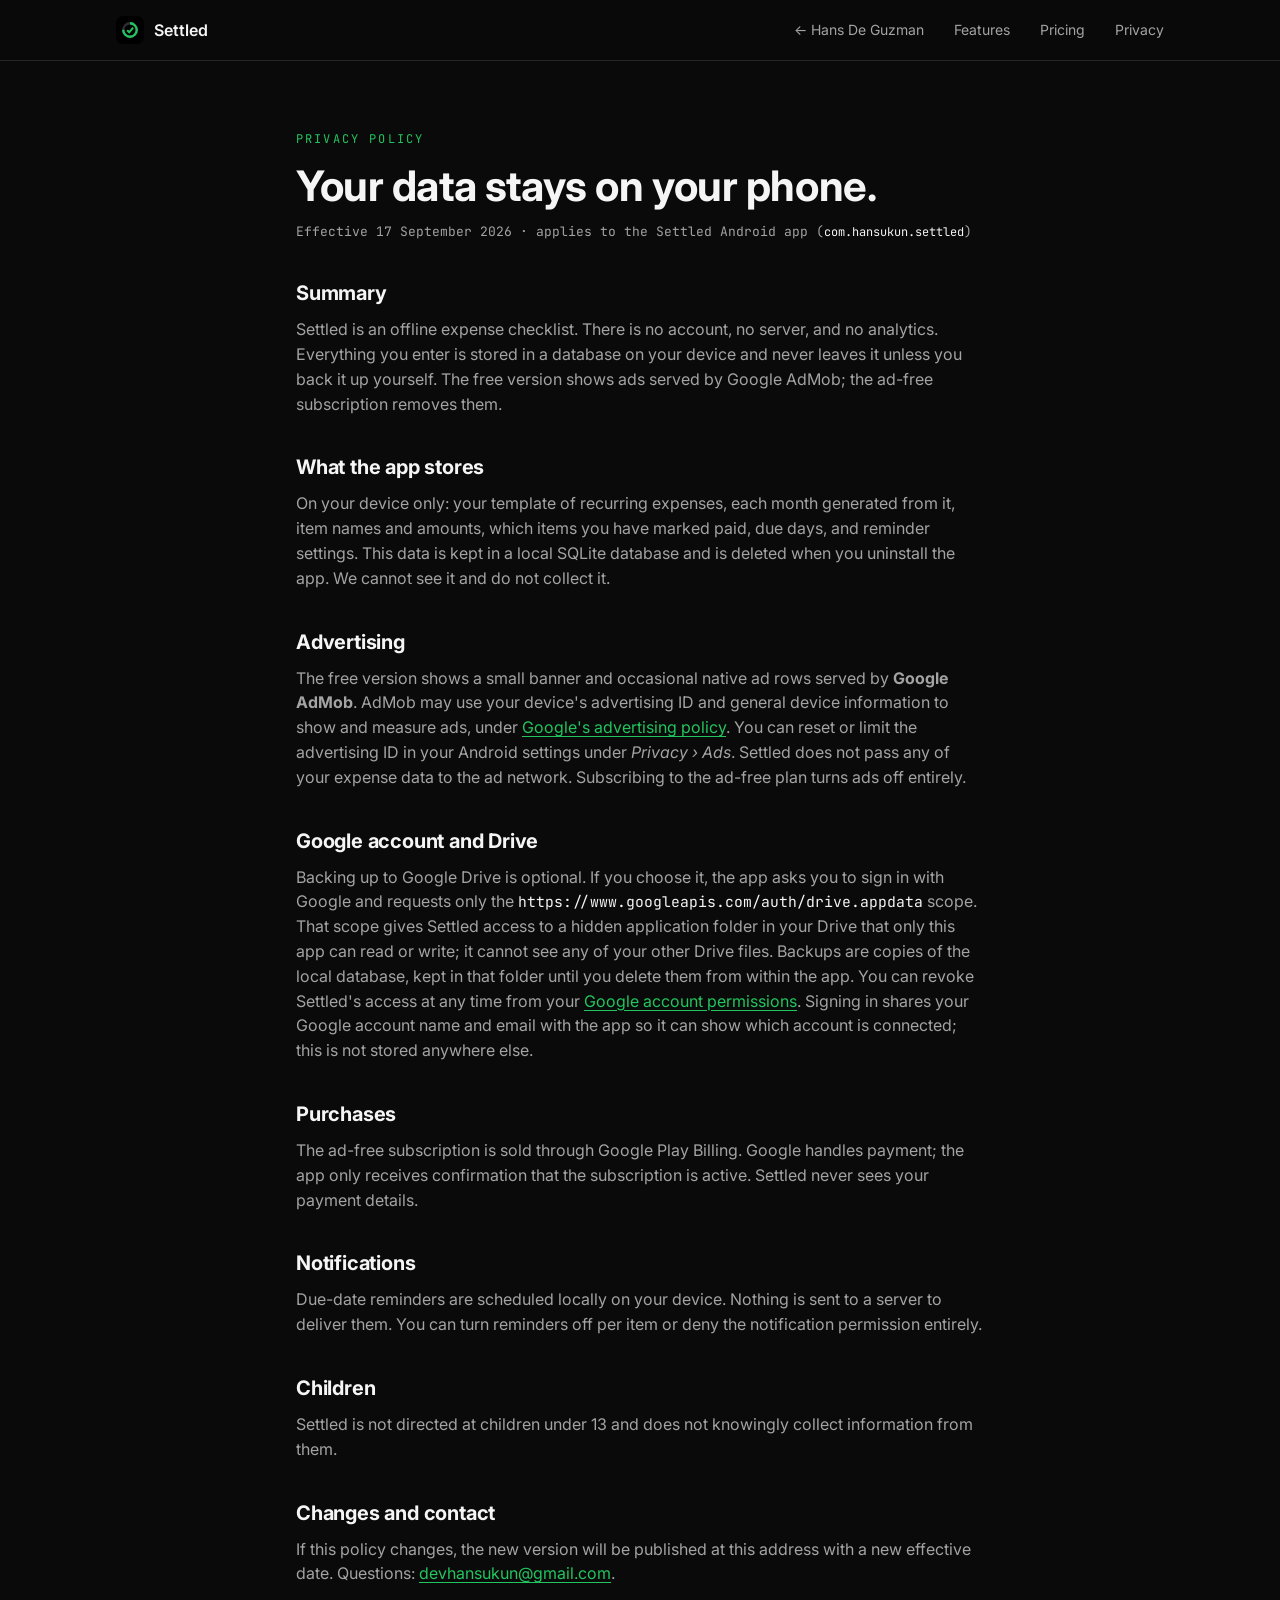
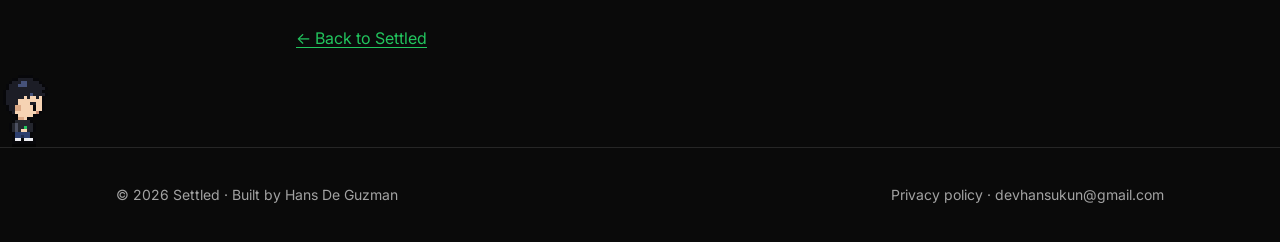
<file: settled/privacy.html>
<!DOCTYPE html>
<html lang="en">
<head>
  <meta charset="utf-8">
  <meta name="viewport" content="width=device-width, initial-scale=1">
  <title>Privacy policy — Settled</title>
  <meta name="description" content="How Settled handles your data: everything stays on your phone; ads via Google AdMob; optional Google Drive backups.">
  <meta name="theme-color" content="#0a0a0a">
  <link rel="icon" href="assets/icon.svg" type="image/svg+xml">
  <link rel="preconnect" href="https://fonts.googleapis.com">
  <link rel="preconnect" href="https://fonts.gstatic.com" crossorigin>
  <link rel="stylesheet" href="https://fonts.googleapis.com/css2?family=Inter:wght@400;500;600;700&family=JetBrains+Mono:wght@400;500;600&display=swap">
  <script src="../assets/game/game.js" defer></script>
  <style>
    :root {
      --bg: #0a0a0a;
      --card: #141414;
      --border: #262626;
      --text: #f5f5f5;
      --muted: #a3a3a3;
      --accent: #22c55e;
      --overdue: #ef4444;
      --font: "Inter", system-ui, -apple-system, "Segoe UI", sans-serif;
      --mono: "JetBrains Mono", ui-monospace, "Cascadia Mono", Consolas, monospace;
      --radius: 16px;
      --gutter: 16px;
      color-scheme: dark;
    }
    * { box-sizing: border-box; }
    html { scroll-behavior: smooth; }
    body {
      margin: 0;
      background: var(--bg);
      color: var(--text);
      font-family: var(--font);
      line-height: 1.55;
      -webkit-font-smoothing: antialiased;
      overflow-x: hidden;
    }
    img { max-width: 100%; display: block; }
    a { color: inherit; text-decoration: none; }
    a:hover { color: var(--accent); }
    h1, h2, h3 { margin: 0; line-height: 1.15; letter-spacing: -0.01em; }
    p { margin: 0; }
    code { font-family: var(--mono); font-size: .92em; color: var(--text); overflow-wrap: anywhere; }

    .container { max-width: 1080px; margin: 0 auto; padding: 0 var(--gutter); }
    .mono { font-family: var(--mono); }
    .muted { color: var(--muted); }
    .eyebrow {
      font-family: var(--mono);
      font-size: 12px;
      letter-spacing: 0.18em;
      text-transform: uppercase;
      color: var(--accent);
    }

    /* nav */
    .nav { position: sticky; top: 0; z-index: 10; background: rgba(10,10,10,.85); backdrop-filter: blur(10px); border-bottom: 1px solid var(--border); }
    .nav .container { display: flex; align-items: center; justify-content: space-between; height: 60px; }
    .brand { display: flex; align-items: center; gap: 10px; font-weight: 600; }
    .brand img { width: 28px; height: 28px; border-radius: 7px; }
    .nav-links { display: flex; gap: 22px; font-size: 14px; color: var(--muted); }

    /* sections */
    .section { padding: 88px 0; border-top: 1px solid var(--border); scroll-margin-top: 60px; }
    .section-head { max-width: 560px; margin-bottom: 40px; }
    .section-head h2 { font-size: clamp(26px, 3.6vw, 36px); margin-top: 10px; }
    .section-head p { color: var(--muted); margin-top: 12px; font-size: 17px; }

    /* hero */
    .hero { padding: 72px 0 96px; position: relative; overflow: hidden; }
    .hero .container { display: grid; grid-template-columns: 1.15fr .85fr; gap: 48px; align-items: center; }
    .hero h1 { font-size: clamp(38px, 6vw, 64px); font-weight: 700; }
    .hero h1 em { font-style: normal; color: var(--accent); }
    .hero .lead { color: var(--muted); font-size: clamp(17px, 2vw, 20px); margin-top: 20px; max-width: 520px; }
    .hero-cta { margin-top: 32px; display: flex; flex-direction: column; gap: 10px; align-items: flex-start; }
    .hero-cta small { font-family: var(--mono); font-size: 12px; color: var(--muted); letter-spacing: .04em; }
    .hero-visual { position: relative; display: flex; justify-content: center; }
    .glow {
      position: absolute; left: 50%; top: 50%; transform: translate(-50%, -50%);
      width: 420px; height: 420px; border-radius: 50%;
      background: radial-gradient(closest-side, rgba(34,197,94,.28), transparent 70%);
      pointer-events: none;
    }

    /* badge */
    .btn-badge { display: inline-block; opacity: .55; filter: grayscale(1); cursor: not-allowed; }
    .btn-badge img { height: 56px; width: auto; }

    /* phone frame */
    .phone {
      position: relative;
      width: clamp(220px, 28vw, 320px);
      aspect-ratio: 720 / 1180;
      padding: 8px;
      border-radius: 36px;
      background: #1c1c1c;
      box-shadow: 0 0 0 1px #2e2e2e, 0 30px 80px rgba(0,0,0,.6);
      flex-shrink: 0;
    }
    .phone img { width: 100%; height: 100%; object-fit: cover; object-position: top; border-radius: 28px; background: #000; }

    /* grids & cards */
    .grid-3 { display: grid; grid-template-columns: repeat(3, 1fr); gap: 20px; }
    .grid-2 { display: grid; grid-template-columns: repeat(2, 1fr); gap: 20px; }
    .card { background: var(--card); border: 1px solid var(--border); border-radius: var(--radius); padding: 26px; }
    .card h3 { font-size: 18px; margin-top: 14px; }
    .card p { color: var(--muted); margin-top: 8px; font-size: 15px; }
    .step-num { font-family: var(--mono); color: var(--accent); font-size: 13px; }
    .icon { width: 36px; height: 36px; border-radius: 10px; background: rgba(34,197,94,.12); display: grid; place-items: center; color: var(--accent); }
    .icon svg { width: 20px; height: 20px; }

    /* screenshot strip */
    .strip { display: flex; gap: 28px; overflow-x: auto; padding: 8px var(--gutter) 24px; margin: 0 calc(-1 * var(--gutter)); scroll-snap-type: x mandatory; scrollbar-width: thin; }
    .strip figure { margin: 0; scroll-snap-align: start; text-align: center; }
    .strip figcaption { margin-top: 14px; font-size: 14px; color: var(--muted); }

    /* pricing */
    .price { display: flex; flex-direction: column; gap: 14px; }
    .price .amount { font-family: var(--mono); font-size: 30px; font-weight: 600; }
    .price .amount small { font-size: 14px; color: var(--muted); font-weight: 400; }
    .price ul { margin: 0; padding: 0; list-style: none; color: var(--muted); font-size: 15px; display: grid; gap: 8px; }
    .price li::before { content: "✓ "; color: var(--accent); font-family: var(--mono); }
    .price--accent { border-color: rgba(34,197,94,.5); box-shadow: 0 0 0 1px rgba(34,197,94,.25) inset; }
    .chip { display: inline-block; align-self: flex-start; font-family: var(--mono); font-size: 11px; letter-spacing: .12em; text-transform: uppercase; padding: 4px 10px; border-radius: 999px; }
    .chip--accent { color: var(--accent); background: rgba(34,197,94,.12); }
    .chip--overdue { color: var(--overdue); background: rgba(239,68,68,.12); }

    /* footer */
    .footer { border-top: 1px solid var(--border); padding: 36px 0; font-size: 14px; color: var(--muted); }
    .footer .container { display: flex; flex-wrap: wrap; gap: 12px 24px; justify-content: space-between; align-items: center; }

    /* prose (privacy page) */
    .prose { max-width: 720px; }
    .prose h1 { font-size: clamp(30px, 4vw, 42px); margin-bottom: 8px; }
    .prose h2 { font-size: 20px; margin-top: 40px; }
    .prose p, .prose li { color: var(--muted); margin-top: 12px; font-size: 16px; }
    .prose a { color: var(--accent); text-decoration: underline; text-underline-offset: 3px; }

    @media (max-width: 720px) {
      .hero { padding: 48px 0 64px; }
      .hero .container { grid-template-columns: 1fr; gap: 40px; }
      .hero-visual { order: -1; }
      .glow { width: 300px; height: 300px; }
      .grid-3, .grid-2 { grid-template-columns: 1fr; }
      .section { padding: 64px 0; }
      .nav-links { gap: 16px; }
      .back-text { display: none; }
    }
    @media (prefers-reduced-motion: no-preference) {
      @supports (animation-timeline: view()) {
        .card, .strip figure { animation: rise .6s ease-out both; animation-timeline: view(); animation-range: entry 0% entry 30%; }
      }
      @keyframes rise { from { opacity: 0; transform: translateY(14px); } to { opacity: 1; transform: none; } }
    }

    /* ---- game accents (quiet subset) — docs/superpowers/specs/2026-09-25-jrpg-accents-design.md ---- */

    /* glove cursor on nav links (desktop only), 1x */
    .nav-links a { position: relative; }
    .nav-links a::before {
      content: "";
      position: absolute; top: 50%; right: 100%;
      width: 16px; height: 11px;
      margin: -6px -2px 0 0;
      background: url("../assets/game/glove.png") no-repeat;
      image-rendering: pixelated;
      visibility: hidden;
      pointer-events: none;
    }

    /* walking mini-Hans (green row) on the footer's top border */
    .footer { position: relative; overflow-x: clip; }   /* the walker's lap ends off the right edge */
    .walker { position: absolute; left: 0; right: 0; bottom: calc(100% + 1px); height: 48px; pointer-events: none; }
    .walker i {
      position: absolute; left: 0; bottom: 0;
      width: 32px; height: 48px;
      background: url("../assets/game/hans-walk.png") 0 100% / 400% 200% no-repeat;
      image-rendering: pixelated;
    }
    .walker.is-paused, .walker.is-paused i { animation-play-state: paused; }
    .walker.is-still, .walker.is-still i { animation: none; }
    .walker.is-still i { left: var(--gutter); }

    @media (min-width: 721px) {
      .nav-links { gap: 30px; }
      .nav-links a:hover::before,
      .nav-links a:focus-visible::before { visibility: visible; }
      .walker { height: 72px; }
      .walker i { width: 48px; height: 72px; }
    }

    @media (prefers-reduced-motion: no-preference) {
      .nav-links a::before { animation: glove-bob .7s steps(1, end) infinite; }
      .walker { animation: walk 12s linear infinite; }
      .walker i { animation: walk-frames .64s steps(4) infinite; }
    }
    @media (prefers-reduced-motion: reduce) {
      .walker i { left: var(--gutter); }
    }

    @keyframes glove-bob { 0%, 100% { transform: none; } 50% { transform: translateX(-4px); } }
    @keyframes walk { from { transform: translateX(-48px); } to { transform: translateX(100%); } }
    @keyframes walk-frames { to { background-position-x: 133.333%; } }
  </style>
</head>
<body>
  <header class="nav">
    <div class="container">
      <a class="brand" href="index.html"><img src="assets/icon.svg" alt="" width="28" height="28">Settled</a>
      <nav class="nav-links" aria-label="Page">
        <a href="../" aria-label="Back to Hans De Guzman's portfolio"><span aria-hidden="true">←</span><span class="back-text"> Hans De Guzman</span></a>
        <a href="index.html#features">Features</a>
        <a href="index.html#pricing">Pricing</a>
        <a href="privacy.html">Privacy</a>
      </nav>
    </div>
  </header>

  <main class="container prose" style="padding-top:64px;padding-bottom:96px">
    <span class="eyebrow">Privacy policy</span>
    <h1 style="margin-top:12px">Your data stays on your phone.</h1>
    <p class="mono" style="font-size:13px">Effective 17 September 2026 · applies to the Settled Android app (<code>com.hansukun.settled</code>)</p>

    <h2>Summary</h2>
    <p>Settled is an offline expense checklist. There is no account, no server, and no analytics. Everything you enter is stored in a database on your device and never leaves it unless you back it up yourself. The free version shows ads served by Google AdMob; the ad-free subscription removes them.</p>

    <h2>What the app stores</h2>
    <p>On your device only: your template of recurring expenses, each month generated from it, item names and amounts, which items you have marked paid, due days, and reminder settings. This data is kept in a local SQLite database and is deleted when you uninstall the app. We cannot see it and do not collect it.</p>

    <h2>Advertising</h2>
    <p>The free version shows a small banner and occasional native ad rows served by <strong>Google AdMob</strong>. AdMob may use your device's advertising ID and general device information to show and measure ads, under <a href="https://policies.google.com/technologies/ads">Google's advertising policy</a>. You can reset or limit the advertising ID in your Android settings under <em>Privacy › Ads</em>. Settled does not pass any of your expense data to the ad network. Subscribing to the ad-free plan turns ads off entirely.</p>

    <h2>Google account and Drive</h2>
    <p>Backing up to Google Drive is optional. If you choose it, the app asks you to sign in with Google and requests only the <code>https://www.googleapis.com/auth/drive.appdata</code> scope. That scope gives Settled access to a hidden application folder in your Drive that only this app can read or write; it cannot see any of your other Drive files. Backups are copies of the local database, kept in that folder until you delete them from within the app. You can revoke Settled's access at any time from your <a href="https://myaccount.google.com/permissions">Google account permissions</a>. Signing in shares your Google account name and email with the app so it can show which account is connected; this is not stored anywhere else.</p>

    <h2>Purchases</h2>
    <p>The ad-free subscription is sold through Google Play Billing. Google handles payment; the app only receives confirmation that the subscription is active. Settled never sees your payment details.</p>

    <h2>Notifications</h2>
    <p>Due-date reminders are scheduled locally on your device. Nothing is sent to a server to deliver them. You can turn reminders off per item or deny the notification permission entirely.</p>

    <h2>Children</h2>
    <p>Settled is not directed at children under 13 and does not knowingly collect information from them.</p>

    <h2>Changes and contact</h2>
    <p>If this policy changes, the new version will be published at this address with a new effective date. Questions: <a href="mailto:devhansukun@gmail.com">devhansukun@gmail.com</a>.</p>

    <p style="margin-top:40px"><a href="index.html">← Back to Settled</a></p>
  </main>

  <footer class="footer">
    <div class="walker" data-walker aria-hidden="true"><i></i></div>
    <div class="container">
      <span>© 2026 Settled · Built by <a href="../">Hans De Guzman</a></span>
      <span><a href="privacy.html">Privacy policy</a> · <a href="mailto:devhansukun@gmail.com">devhansukun@gmail.com</a></span>
    </div>
  </footer>
</body>
</html>
</file>
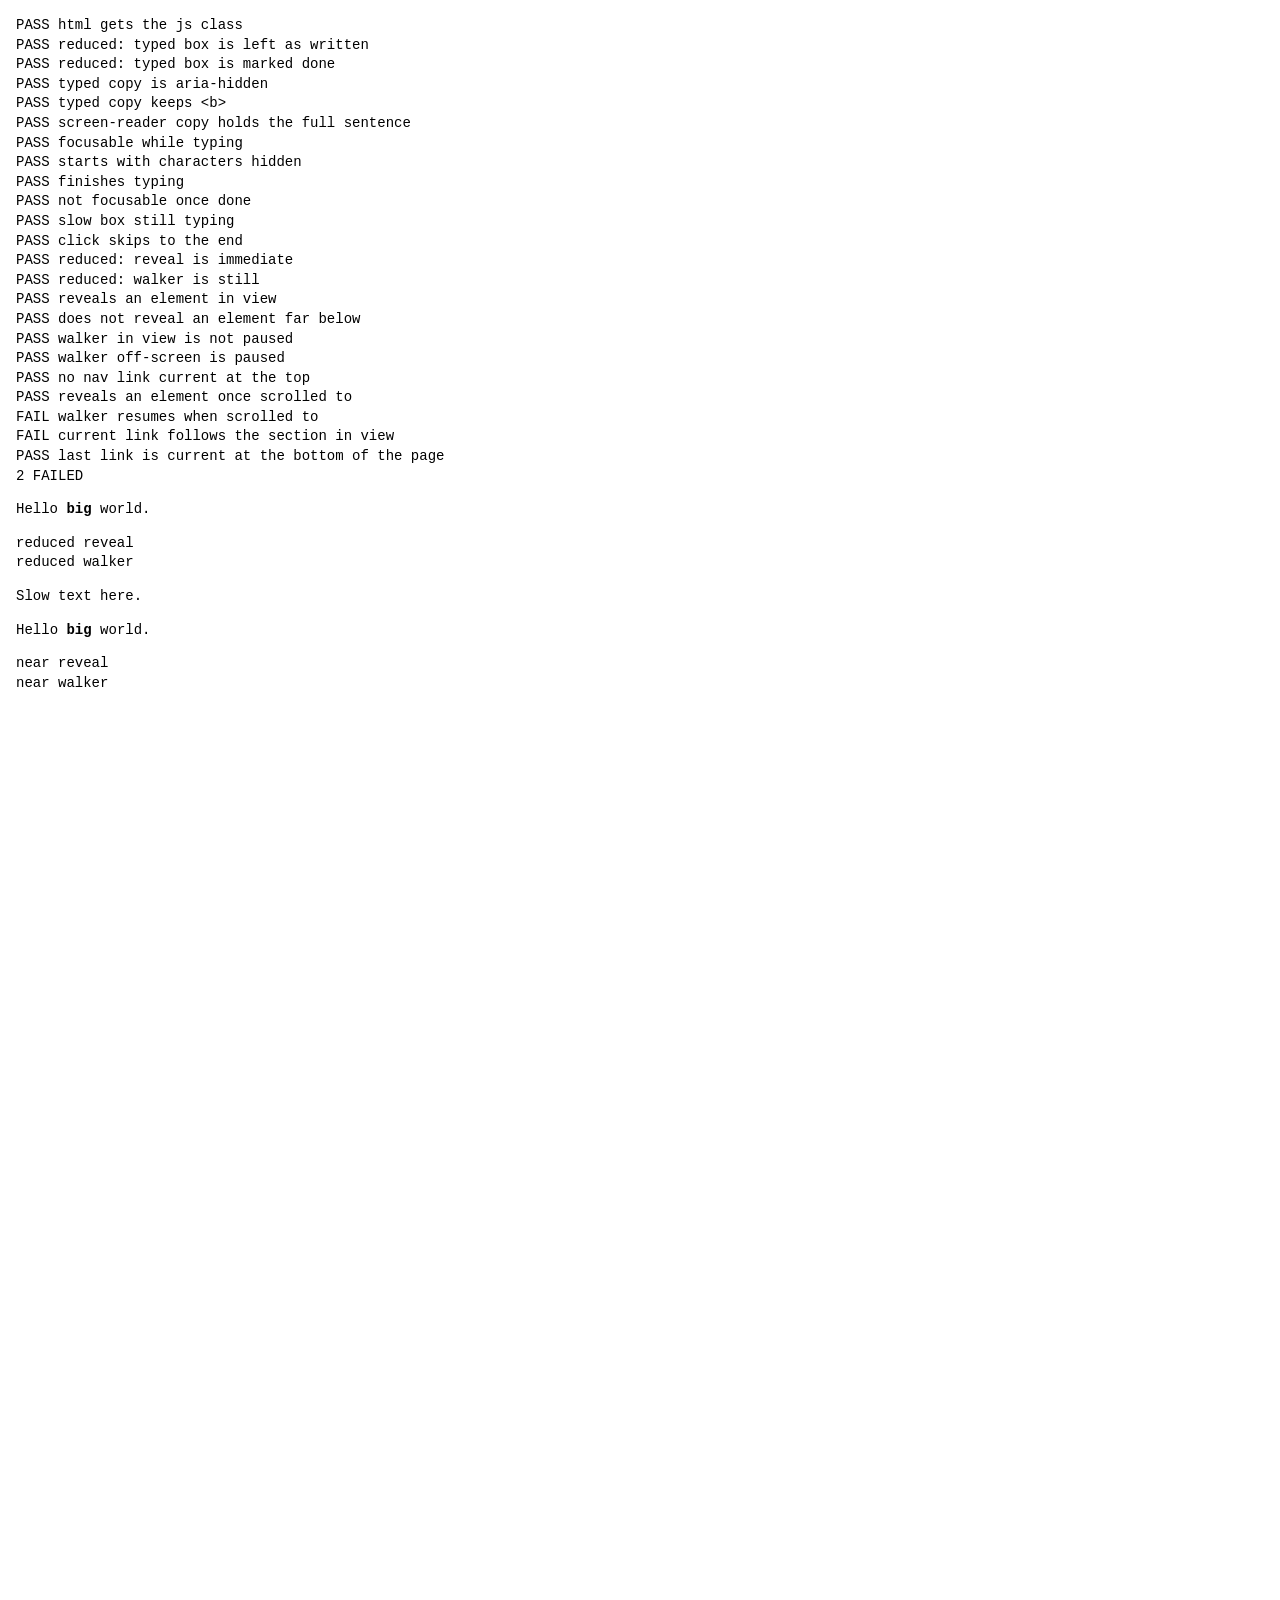
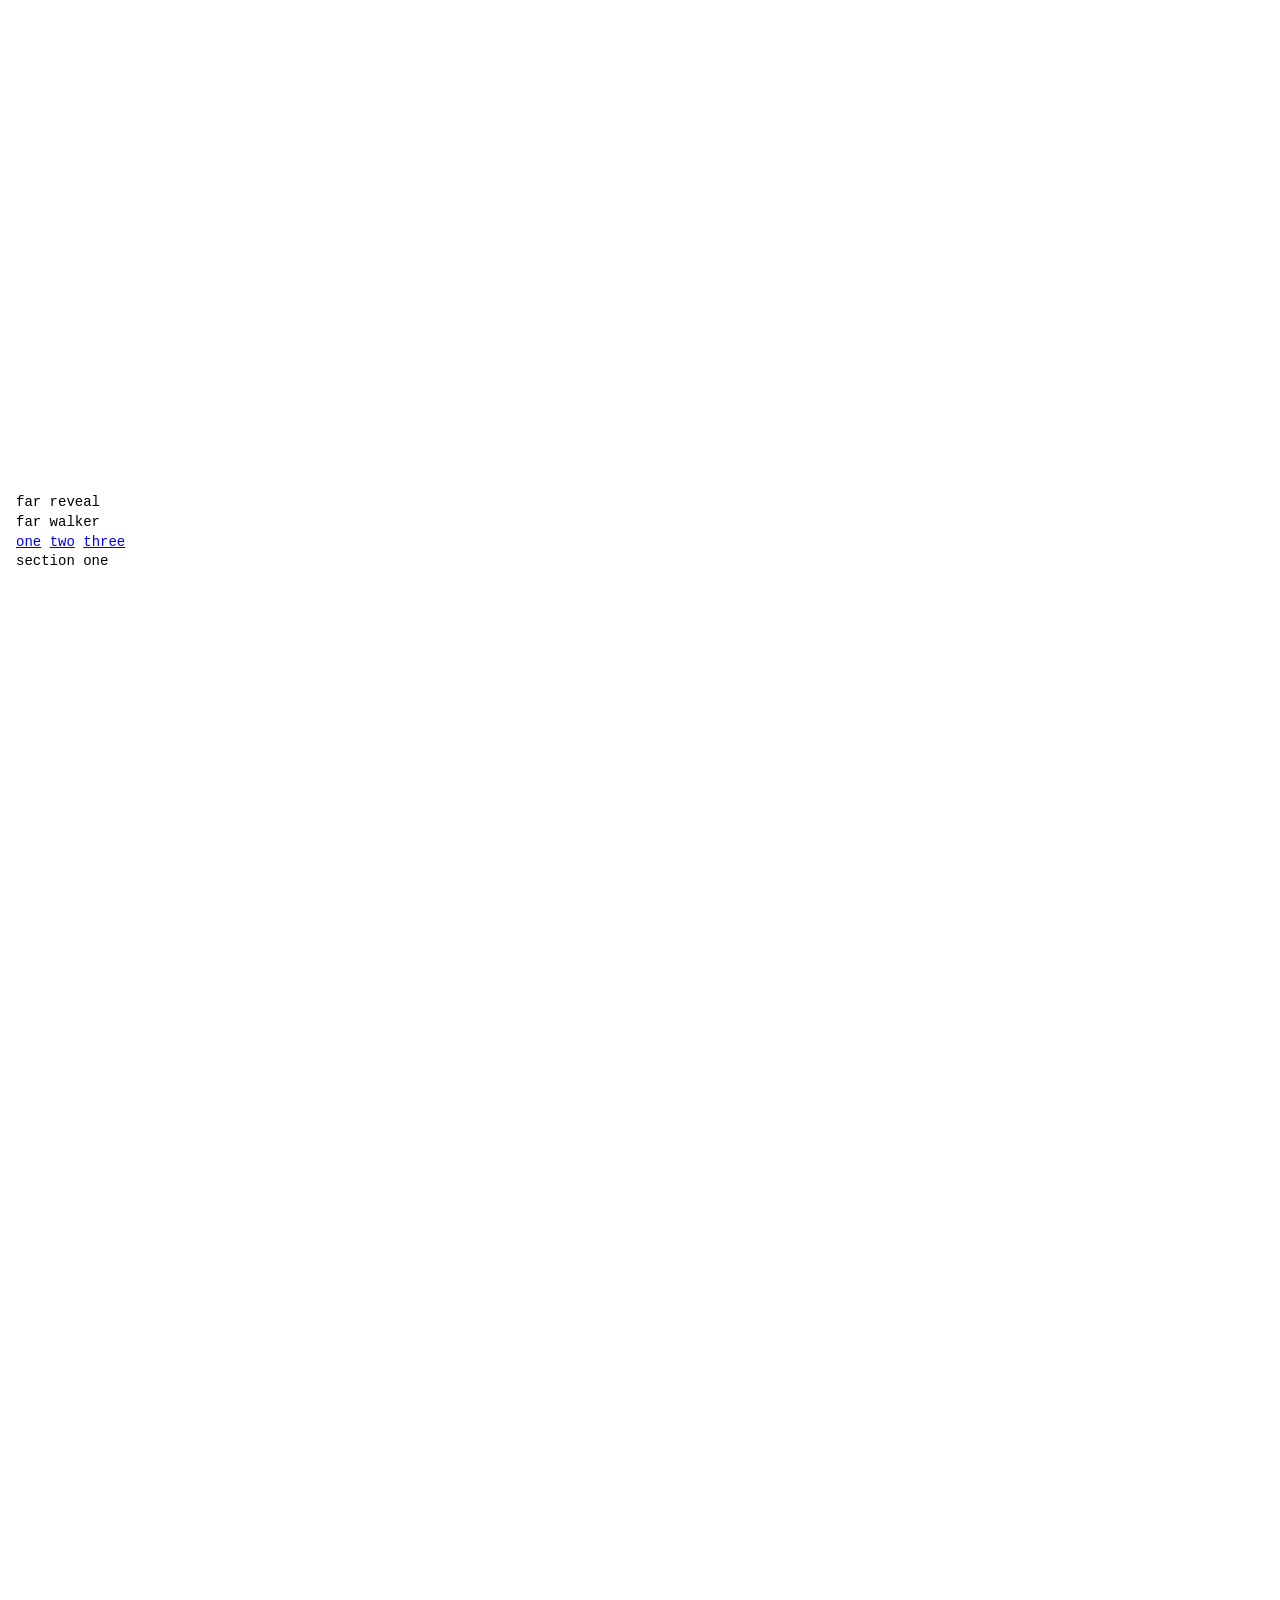
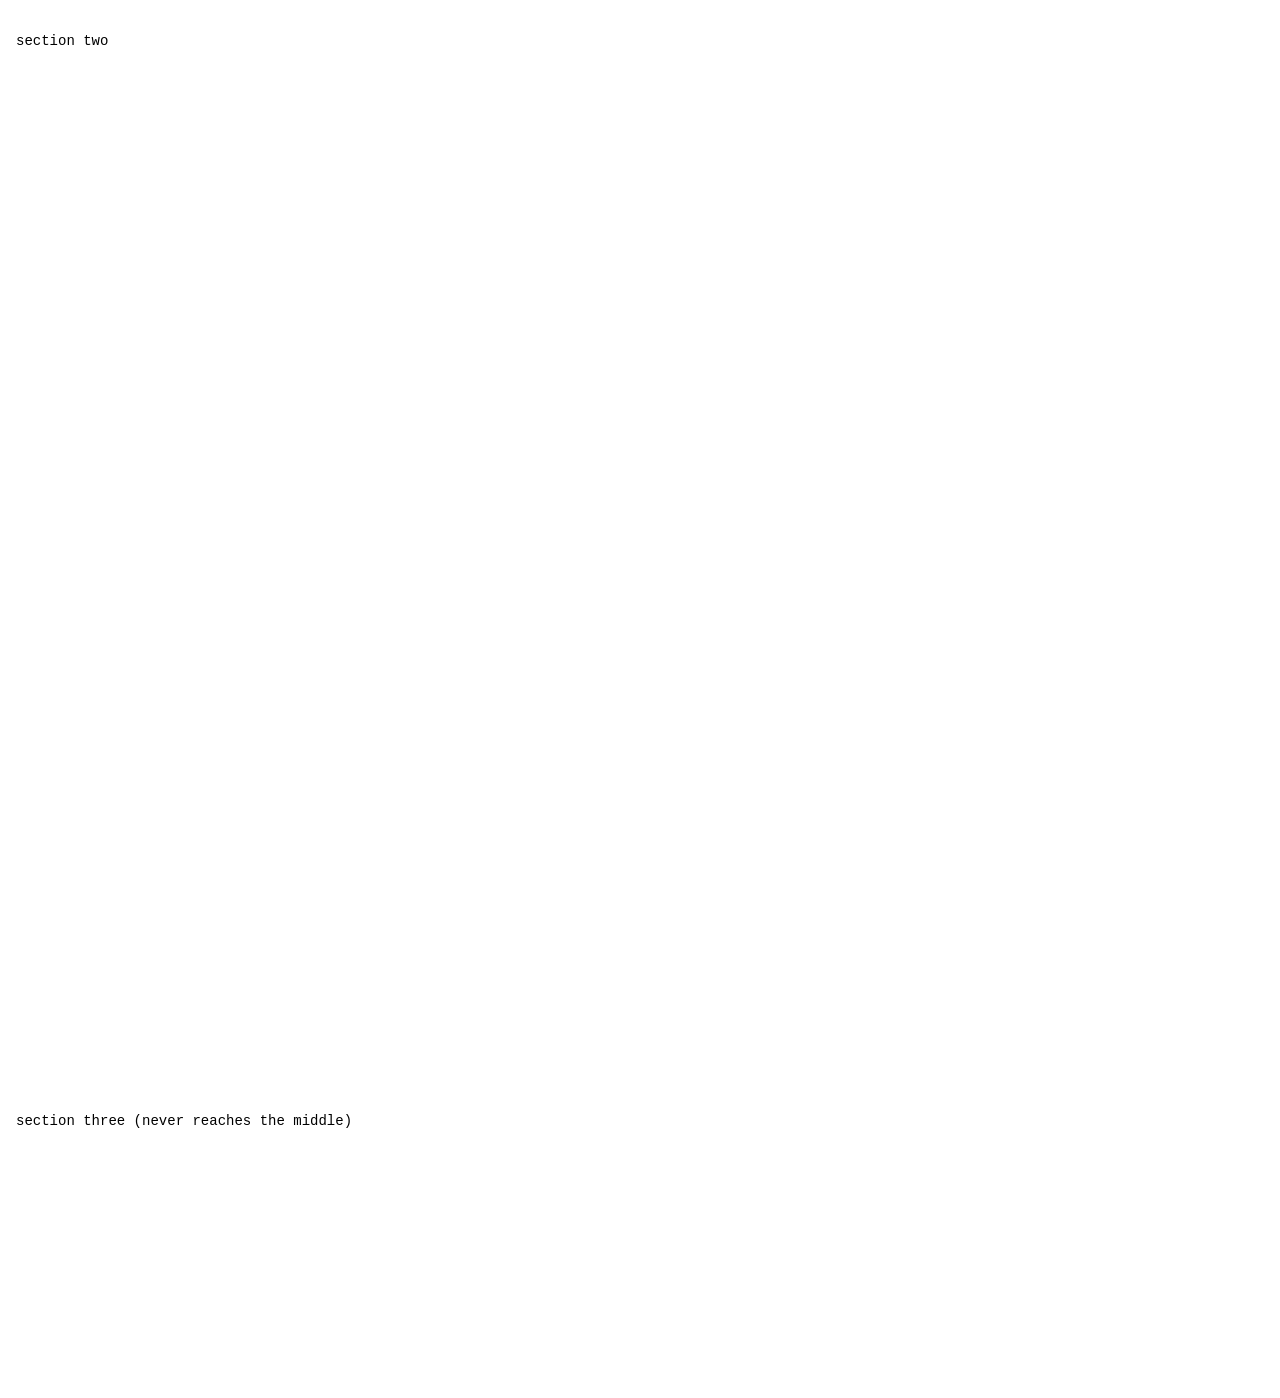
<file: tests/game-test.html>
<!DOCTYPE html>
<html lang="en">
<head>
  <meta charset="utf-8">
  <meta name="robots" content="noindex">
  <title>game.js tests</title>
  <style>body { font: 14px/1.4 monospace; margin: 16px; } #result { white-space: pre; }</style>
</head>
<body>
  <pre id="result">running…</pre>

  <div id="reduced">
    <p id="t0" data-type>Hello <b>big</b> world.</p>
    <div id="r0" data-reveal>reduced reveal</div>
    <div id="w0" data-walker>reduced walker</div>
  </div>

  <div id="slow">
    <p id="t2" data-type>Slow text here.</p>
  </div>

  <div id="normal">
    <p id="t1" data-type>Hello <b>big</b> world.</p>
    <div id="r1" data-reveal>near reveal</div>
    <div id="w1" data-walker>near walker</div>
    <div style="height: 3000px"></div>
    <div id="r2" data-reveal>far reveal</div>
    <div id="w2" data-walker>far walker</div>
    <nav><a id="l1" data-spy href="#s1">one</a> <a id="l2" data-spy href="#s2">two</a> <a id="l3" data-spy href="#s3">three</a></nav>
    <section id="s1" style="height: 120vh">section one</section>
    <section id="s2" style="height: 120vh">section two</section>
    <section id="s3" style="height: 30vh">section three (never reaches the middle)</section>
  </div>

  <script>window.hansGameManual = true;</script>
  <script src="../assets/game/game.js"></script>
  <script>
    const results = [];
    const check = (name, cond) => results.push((cond ? "PASS " : "FAIL ") + name);
    const wait = (ms) => new Promise((resolve) => setTimeout(resolve, ms));
    const $ = (id) => document.getElementById(id);
    const typedCopy = (box) => box.querySelector('[aria-hidden="true"]');
    const stillHidden = (box) => !!typedCopy(box).querySelector('[style*="visibility"]');

    (async () => {
      hansGame.start({ root: $("reduced"), reduced: true });
      hansGame.start({ root: $("slow"), reduced: false, charMs: 1000, startDelay: 0 });
      hansGame.start({ root: $("normal"), reduced: false, charMs: 1, startDelay: 0 });

      check("html gets the js class", document.documentElement.classList.contains("js"));

      check("reduced: typed box is left as written", $("t0").textContent === "Hello big world." && !typedCopy($("t0")));
      check("reduced: typed box is marked done", $("t0").classList.contains("is-done"));

      const t1 = $("t1");
      check("typed copy is aria-hidden", !!typedCopy(t1));
      check("typed copy keeps <b>", !!(typedCopy(t1) && typedCopy(t1).querySelector("b")));
      check("screen-reader copy holds the full sentence", t1.firstElementChild.textContent === "Hello big world.");
      check("focusable while typing", t1.getAttribute("tabindex") === "0");
      check("starts with characters hidden", stillHidden(t1));
      await wait(400);
      check("finishes typing", t1.classList.contains("is-done") && !stillHidden(t1));
      check("not focusable once done", !t1.hasAttribute("tabindex"));

      const t2 = $("t2");
      check("slow box still typing", !t2.classList.contains("is-done"));
      t2.click();
      check("click skips to the end", t2.classList.contains("is-done") && !stillHidden(t2));

      check("reduced: reveal is immediate", $("r0").classList.contains("is-in"));
      check("reduced: walker is still", $("w0").classList.contains("is-still"));
      await wait(200);
      check("reveals an element in view", $("r1").classList.contains("is-in"));
      check("does not reveal an element far below", !$("r2").classList.contains("is-in"));
      check("walker in view is not paused", !$("w1").classList.contains("is-paused"));
      check("walker off-screen is paused", $("w2").classList.contains("is-paused"));
      check("no nav link current at the top", !document.querySelector("#normal [aria-current]"));

      $("r2").scrollIntoView({ block: "center" });
      await wait(300);
      check("reveals an element once scrolled to", $("r2").classList.contains("is-in"));
      check("walker resumes when scrolled to", !$("w2").classList.contains("is-paused"));

      $("s2").scrollIntoView();
      await wait(300);
      check("current link follows the section in view",
        $("l2").getAttribute("aria-current") === "true" && !$("l1").hasAttribute("aria-current"));

      window.scrollTo(0, document.documentElement.scrollHeight);
      await wait(300);
      check("last link is current at the bottom of the page",
        $("l3").getAttribute("aria-current") === "true" && !$("l2").hasAttribute("aria-current"));

      const failed = results.filter((r) => r.startsWith("FAIL")).length;
      $("result").textContent = results.join("\n") + "\n" + (failed ? failed + " FAILED" : "ALL PASS");
      window.scrollTo(0, 0);
    })().catch((e) => { $("result").textContent = "ERROR " + e.message; });
  </script>
</body>
</html>
</file>
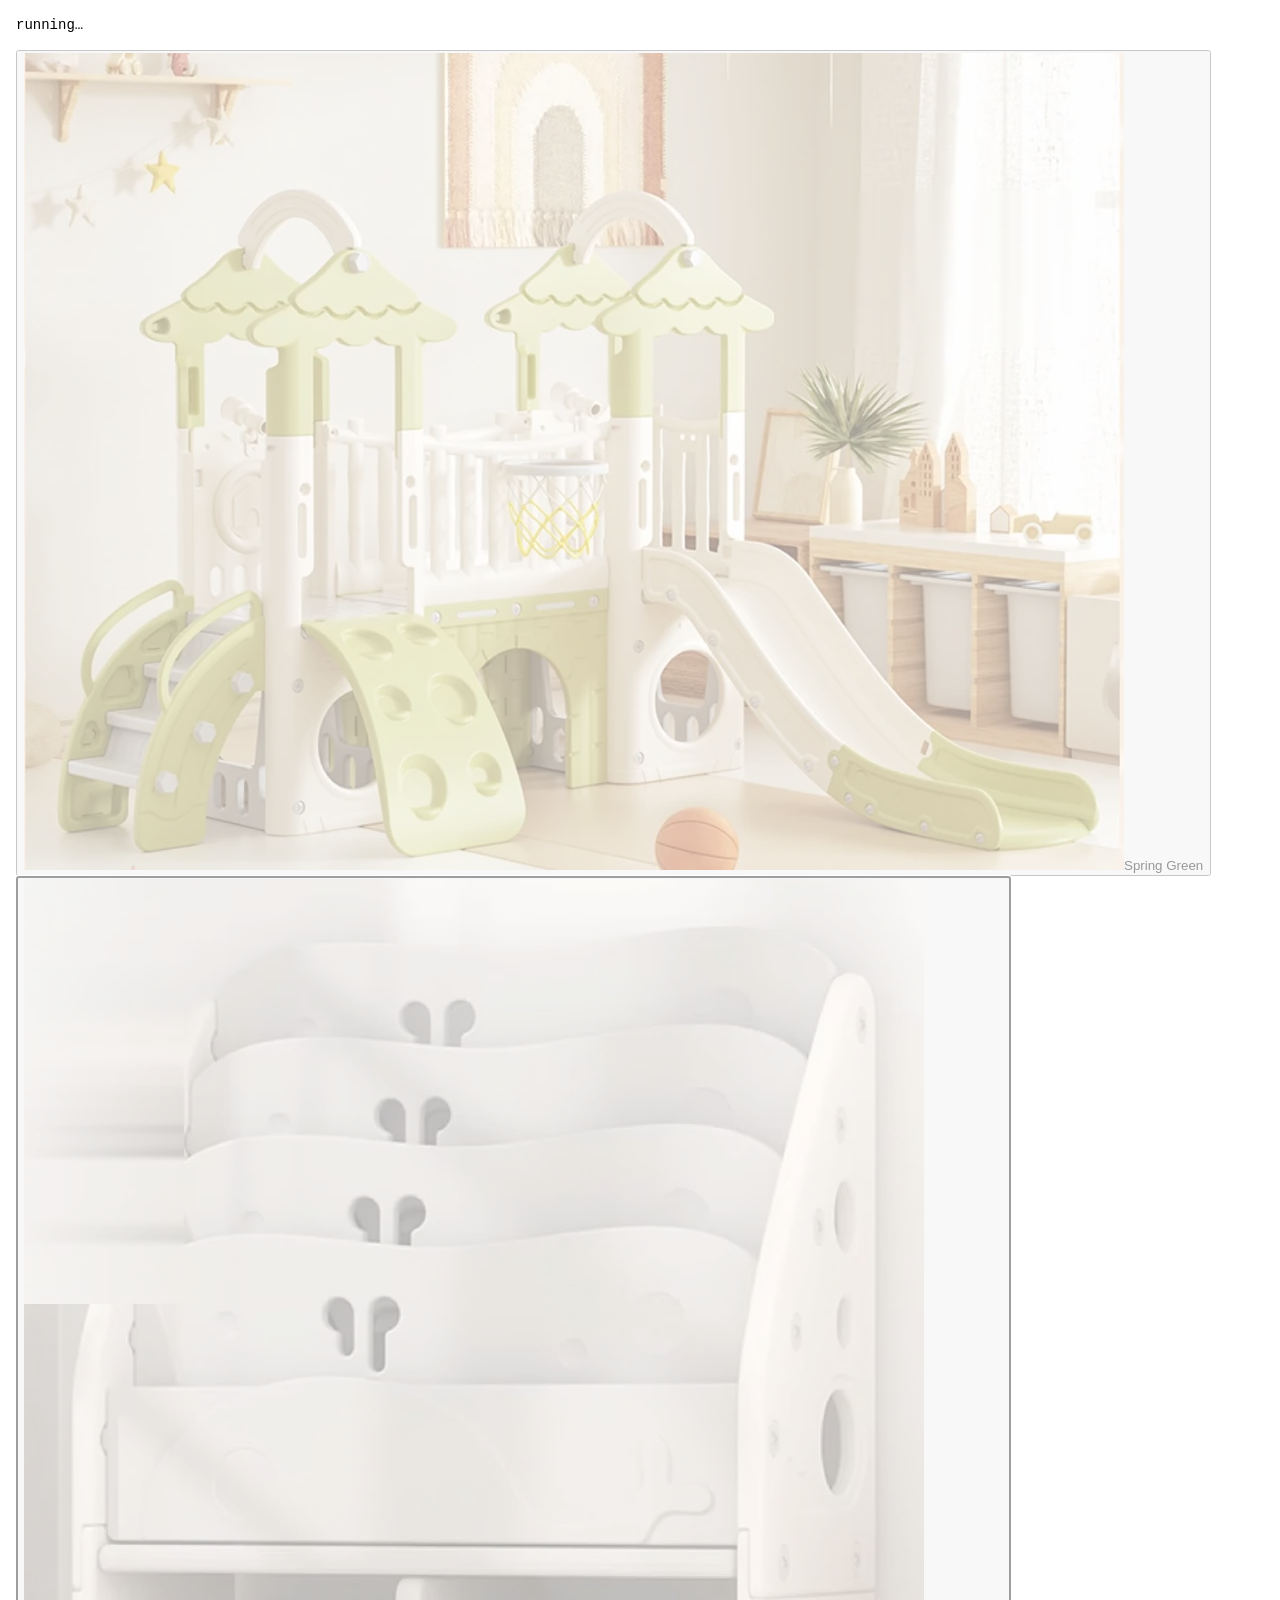
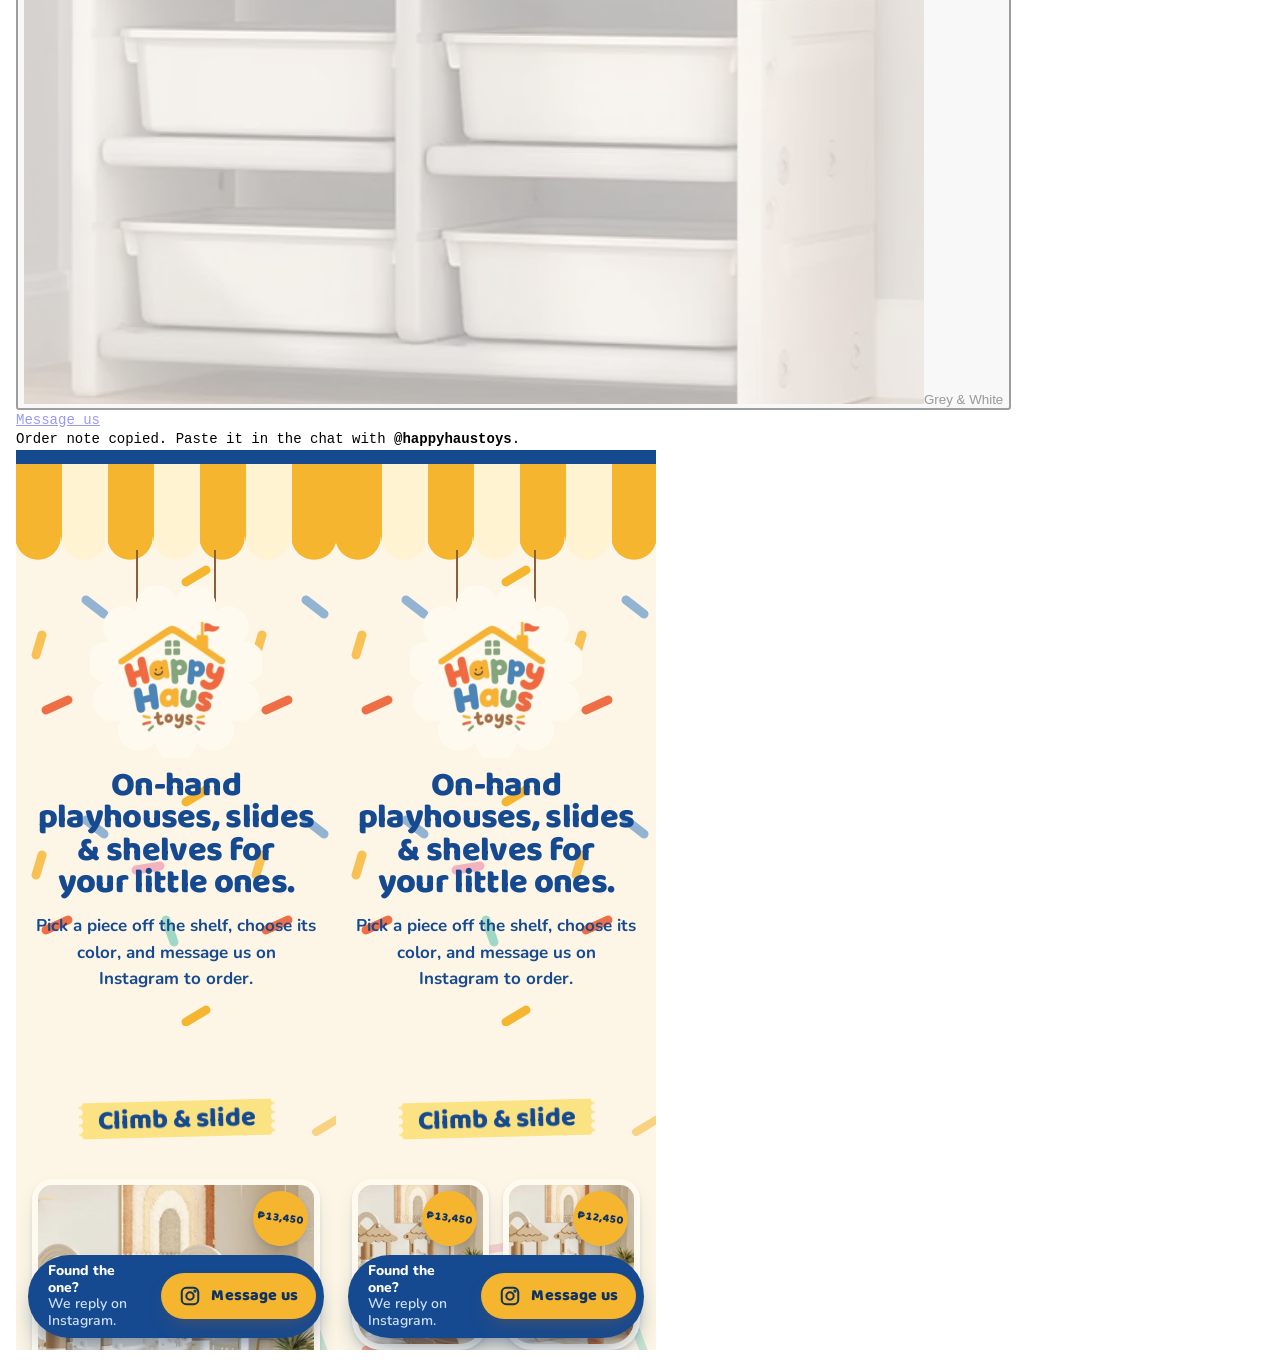
<file: tests/happy-haus-test.html>
<!DOCTYPE html>
<html lang="en">
<head>
  <meta charset="utf-8">
  <meta name="robots" content="noindex">
  <title>Happy Haus app.js tests</title>
  <style>body { font: 14px/1.4 monospace; margin: 16px; } #result { white-space: pre; } #fixture { opacity: .4; }</style>
</head>
<body>
  <pre id="result">running…</pre>

  <div id="fixture">
    <article class="bin" id="p-forest-nest" data-product="forest-nest" data-name="Forest Nest slide set" data-price="12450">
      <button class="bin-face" type="button" aria-expanded="false" aria-controls="d-forest-nest">
        <span class="bin-photo"><img data-photo src="../works/happy-haus-toys/assets/products/forest-nest-beige.webp" alt="Forest Nest slide set in Autumn Beige"><span data-color-label>Autumn Beige</span></span>
      </button>
      <div class="bin-detail" id="d-forest-nest">
        <ul class="swatches">
          <li><button class="swatch" type="button" data-swatch="0" data-color="Autumn Beige" data-src="../works/happy-haus-toys/assets/products/forest-nest-beige.webp" aria-pressed="true">Autumn Beige</button></li>
          <li><button class="swatch" type="button" data-swatch="1" data-color="Spring Green" data-src="../works/happy-haus-toys/assets/products/forest-nest-green.webp" aria-pressed="false">Spring Green</button></li>
        </ul>
        <a class="order" href="https://ig.me/m/happyhaustoys" target="_blank" rel="noopener" data-order data-color="Autumn Beige">Message to order</a>
        <button class="bin-close" type="button">Back to the shelf</button>
      </div>
    </article>
    <article class="bin" id="p-whale" data-product="whale" data-name="Whale 2-in-1 bookshelf &amp; storage" data-price="4600">
      <button class="bin-face" type="button" aria-expanded="false" aria-controls="d-whale">
        <span class="bin-photo"><img data-photo src="../works/happy-haus-toys/assets/products/whale.webp" alt="Whale 2-in-1 bookshelf &amp; storage in Grey &amp; White"><span data-color-label>Grey &amp; White</span></span>
      </button>
      <div class="bin-detail" id="d-whale">
        <p class="one-color">Comes in Grey &amp; White</p>
        <a class="order" href="https://ig.me/m/happyhaustoys" target="_blank" rel="noopener" data-order data-color="Grey &amp; White">Message to order</a>
        <button class="bin-close" type="button">Back to the shelf</button>
      </div>
    </article>
    <div class="counter"><a class="order" id="counter" href="https://ig.me/m/happyhaustoys" target="_blank" rel="noopener" data-order>Message us</a></div>
  </div>

  <script>
    window.HAPPY_HAUS_NO_AUTOINIT = true;
    // clipboard stub: records what was written, resolves or rejects on demand
    window.clip = { text: null, fail: false };
    Object.defineProperty(navigator, "clipboard", {
      configurable: true,
      value: { writeText: (t) => (clip.fail ? Promise.reject(new Error("denied")) : ((clip.text = t), Promise.resolve())) },
    });
    // link guard: note whether the app cancelled the click, then stop the real navigation
    window.lastPrevented = null;
    window.addEventListener("click", (e) => {
      if (e.target.closest("a")) { lastPrevented = e.defaultPrevented; e.preventDefault(); }
    });
  </script>
  <script src="../works/happy-haus-toys/app.js"></script>
  <script>
    const results = [];
    const check = (name, cond, detail = "") => results.push((cond ? "PASS " : "FAIL ") + name + (cond || !detail ? "" : ": " + detail));
    const tick = () => new Promise((r) => setTimeout(r, 0));
    const $ = (s, root = document) => root.querySelector(s);
    const toastText = () => ($(".toast") || {}).textContent || "";
    (async () => {
      const H = window.HappyHaus;
      const nest = $("#p-forest-nest"), whale = $("#p-whale");

      check("peso formats thousands", H.peso(13450) === "₱13,450" && H.peso(2600) === "₱2,600", H.peso(13450));
      check("product note is exact",
        H.orderNote("Forest Nest slide set", "Autumn Beige", 12450) === "Hi Happy Haus! I'd like to order the Forest Nest slide set in Autumn Beige (₱12,450). Is it available?",
        H.orderNote("Forest Nest slide set", "Autumn Beige", 12450));
      check("counter note is exact", H.orderNote() === "Hi Happy Haus! I'd like to ask about your toys.", H.orderNote());

      H.init($("#fixture"));
      check("init hides every detail",
        [...document.querySelectorAll(".bin-detail")].every((d) => d.hidden) &&
        [...document.querySelectorAll(".bin-face")].every((b) => b.getAttribute("aria-expanded") === "false"));

      $(".bin-face", whale).click();
      $(".bin-face", nest).click();
      check("opening one bin closes the other",
        nest.classList.contains("open") && !$(".bin-detail", nest).hidden && !whale.classList.contains("open") && $(".bin-detail", whale).hidden &&
        $(".bin-face", whale).getAttribute("aria-expanded") === "false" && $(".bin-face", nest).getAttribute("aria-expanded") === "true");

      $('[data-swatch="1"]', nest).click();
      const img = $("img[data-photo]", nest);
      check("swatch swaps photo, label and order color",
        img.src.endsWith("forest-nest-green.webp") && img.alt === "Forest Nest slide set in Spring Green" &&
        $("[data-color-label]", nest).textContent === "Spring Green" && $("[data-order]", nest).dataset.color === "Spring Green" &&
        $('[data-swatch="1"]', nest).getAttribute("aria-pressed") === "true" && $('[data-swatch="0"]', nest).getAttribute("aria-pressed") === "false",
        `${img.src} | ${img.alt}`);

      $("[data-order]", nest).click();
      await tick(); await tick();
      check("order copies the chosen color",
        clip.text === "Hi Happy Haus! I'd like to order the Forest Nest slide set in Spring Green (₱12,450). Is it available?" &&
        toastText() === "Order note copied. Paste it in the chat with @happyhaustoys.", `${clip.text} | ${toastText()}`);
      check("order click does not cancel navigation", lastPrevented === false, String(lastPrevented));

      clip.fail = true;
      $("[data-order]", whale).click();
      await tick(); await tick();
      check("copy failure falls back to naming the product",
        toastText() === "Tell us in the chat: Whale 2-in-1 bookshelf & storage – Grey & White", toastText());
      clip.fail = false;

      $("#counter").click();
      await tick(); await tick();
      check("counter copies the general note", clip.text === "Hi Happy Haus! I'd like to ask about your toys.", clip.text);

      $(".bin-face", nest).click(); // nest was open: this closes it
      $(".bin-face", nest).click(); // and opens it again
      $(".bin-detail a", nest).focus();
      document.dispatchEvent(new KeyboardEvent("keydown", { key: "Escape", bubbles: true }));
      check("escape closes and refocuses",
        !nest.classList.contains("open") && $(".bin-detail", nest).hidden && document.activeElement === $(".bin-face", nest));

      $(".bin-face", whale).click();
      $(".bin-close", whale).click();
      check("back to the shelf refocuses",
        !whale.classList.contains("open") && document.activeElement === $(".bin-face", whale));

      // the toast waits while the parent is away in Instagram, then times out once they're back
      let away = true;
      Object.defineProperty(document, "hidden", { configurable: true, get: () => away });
      H.toastMs = 30;
      $("[data-order]", nest).click();
      await tick(); await tick();
      await new Promise((r) => setTimeout(r, 90));
      const keptWhileAway = $(".toast").classList.contains("show");
      away = false;
      document.dispatchEvent(new Event("visibilitychange"));
      const stillShownOnReturn = $(".toast").classList.contains("show");
      await new Promise((r) => setTimeout(r, 90));
      check("toast waits until the parent is back", keptWhileAway && stillShownOnReturn && !$(".toast").classList.contains("show"),
        `away:${keptWhileAway} return:${stillShownOnReturn}`);
      delete document.hidden;

      // the real page at phone width, with and without JavaScript
      const frame = (sandbox) => new Promise((resolve) => {
        const f = document.createElement("iframe");
        f.style.cssText = "width:320px;height:900px;border:0";
        if (sandbox !== null) f.setAttribute("sandbox", sandbox);
        f.onload = () => setTimeout(() => resolve(f), 600);
        f.src = "../works/happy-haus-toys/";
        document.body.append(f);
      });
      const noJs = await frame("allow-same-origin");
      const nd = noJs.contentDocument;
      check("without JS the page fits 320px", nd.documentElement.scrollWidth <= 320, String(nd.documentElement.scrollWidth));
      check("without JS every spec sits inside its bin",
        [...nd.querySelectorAll(".bin")].every((bin) => {
          const b = bin.getBoundingClientRect();
          return [...bin.querySelectorAll(".specs dd, .order")].every((el) => el.getBoundingClientRect().right <= b.right + 1);
        }));
      const withJs = await frame(null);
      const wd = withJs.contentDocument;
      check("with JS the page fits 320px", wd.documentElement.scrollWidth <= 320, String(wd.documentElement.scrollWidth));
      check("the order hint is next to the button", /paste it in the chat/i.test(wd.querySelector(".bin-detail").textContent));
      noJs.remove(); withJs.remove();

      const failed = results.filter((r) => r.startsWith("FAIL")).length;
      $("#result").textContent = results.join("\n") + "\n" + (failed ? failed + " FAILED" : `PASS ${results.length}/${results.length}`);
    })().catch((e) => { $("#result").textContent = "ERROR " + e.message; });
  </script>
</body>
</html>
</file>
<file: works/happy-haus-toys/style.css>
/* Happy Haus Toys: tokens, brand components, then the shop-front layout */
:root {
  --ink: #164a90;
  --ink-deep: #0e3363;
  --ink-soft: #33598f;
  --cream: #fdf6e6;
  --peach: #fbe2cc;
  --paper: #f3e6d0;
  --tape: #fbe07a;
  --tape-edge: #f2cf52;
  --coral: #ee6f45;
  --sun: #f5b52e;
  --leaf: #7fa47a;
  --sky: #4a86c5;
  --cocoa: #8b5e3c;
  --pink: #f4b2be;
  --mint: #9fd8c5;
  --holiday: #a5121c;

  --display: "Baloo 2", "Nunito", system-ui, sans-serif;
  --body: "Nunito", system-ui, sans-serif;
  --hand: "Patrick Hand", "Nunito", cursive;

  --r-sm: 10px;
  --r-md: 18px;
  --r-lg: 28px;
  --lift: 0 10px 24px -12px rgb(14 51 99 / .35), 0 2px 6px -2px rgb(14 51 99 / .18);
  --ease: cubic-bezier(.16, 1, .3, 1);
}

*, *::before, *::after { box-sizing: border-box; }
html { -webkit-text-size-adjust: 100%; }
body {
  margin: 0;
  font: 500 16px/1.55 var(--body);
  color: var(--ink-deep);
  background: var(--cream);
  -webkit-font-smoothing: antialiased;
}
img { display: block; max-width: 100%; }
button { font: inherit; color: inherit; }
::selection { background: var(--tape); color: var(--ink-deep); }
:focus-visible { outline: 3px solid var(--coral); outline-offset: 3px; border-radius: 6px; }
a { color: var(--ink); text-underline-offset: 3px; }

/* grounds: the sprinkles the shop's posts sit on */
.sprinkles {
  background-color: var(--cream);
  background-image: url("data:image/svg+xml,%3Csvg xmlns='http://www.w3.org/2000/svg' width='220' height='220'%3E%3Cg stroke-linecap='round' stroke-width='9'%3E%3Cpath d='M30 40l22-10' stroke='%23ee6f45'/%3E%3Cpath d='M150 30l8 22' stroke='%239fd8c5'/%3E%3Cpath d='M190 120l-20 12' stroke='%23f5b52e'/%3E%3Cpath d='M70 150l18 14' stroke='%234a86c5' opacity='.6'/%3E%3Cpath d='M120 200l24-4' stroke='%23f4b2be'/%3E%3Cpath d='M20 205l6-20' stroke='%23f5b52e' opacity='.8'/%3E%3C/g%3E%3C/svg%3E");
}

/* type */
.display { font-family: var(--display); font-weight: 800; line-height: .95; letter-spacing: -.02em; color: var(--ink); text-wrap: balance; }

/* washi tape label: bitten ends, a touch see-through */
.tape {
  display: inline-block;
  padding: .18em .7em .1em;
  font-family: var(--display);
  font-weight: 800;
  line-height: 1.05;
  color: var(--ink);
  background: color-mix(in srgb, var(--tape) 92%, transparent);
  -webkit-mask: radial-gradient(4px at left, #0000 96%, #000) left / 51% 9px repeat-y,
                radial-gradient(4px at right, #0000 96%, #000) right / 51% 9px repeat-y;
          mask: radial-gradient(4px at left, #0000 96%, #000) left / 51% 9px repeat-y,
                radial-gradient(4px at right, #0000 96%, #000) right / 51% 9px repeat-y;
  rotate: -1.5deg;
}
.tape--r { rotate: 1.2deg; }
.tape--flat { rotate: 0deg; }

/* speckled kraft note the specs are written on */
.note {
  position: relative;
  background-color: var(--paper);
  background-image: url("data:image/svg+xml,%3Csvg xmlns='http://www.w3.org/2000/svg' width='180' height='180'%3E%3Cfilter id='n'%3E%3CfeTurbulence type='fractalNoise' baseFrequency='.9' numOctaves='2' seed='4'/%3E%3CfeColorMatrix values='0 0 0 0 .45 0 0 0 0 .33 0 0 0 0 .2 0 0 0 -1.6 1.05'/%3E%3C/filter%3E%3Crect width='180' height='180' filter='url(%23n)' opacity='.9'/%3E%3C/svg%3E");
  color: var(--ink);
  border-radius: 4px;
}

/* the scalloped cream badge the logo always sits on */
.badge {
  position: relative;
  display: grid;
  place-items: center;
  aspect-ratio: 1;
  isolation: isolate;
}
.badge::before {
  content: "";
  position: absolute;
  inset: 0;
  z-index: -1;
  background: #fffaf0;
  -webkit-mask: url("data:image/svg+xml,%3Csvg xmlns='http://www.w3.org/2000/svg' viewBox='0 0 200 200'%3E%3Cpath d='M100.0 16.0A23 23 0 0 1 145.4 29.3A23 23 0 0 1 176.4 65.1A23 23 0 0 1 183.1 112.0A23 23 0 0 1 163.5 155.0A23 23 0 0 1 123.7 180.6A23 23 0 0 1 76.3 180.6A23 23 0 0 1 36.5 155.0A23 23 0 0 1 16.9 112.0A23 23 0 0 1 23.6 65.1A23 23 0 0 1 54.6 29.3A23 23 0 0 1 100.0 16.0Z'/%3E%3C/svg%3E") center / contain no-repeat;
          mask: url("data:image/svg+xml,%3Csvg xmlns='http://www.w3.org/2000/svg' viewBox='0 0 200 200'%3E%3Cpath d='M100.0 16.0A23 23 0 0 1 145.4 29.3A23 23 0 0 1 176.4 65.1A23 23 0 0 1 183.1 112.0A23 23 0 0 1 163.5 155.0A23 23 0 0 1 123.7 180.6A23 23 0 0 1 76.3 180.6A23 23 0 0 1 36.5 155.0A23 23 0 0 1 16.9 112.0A23 23 0 0 1 23.6 65.1A23 23 0 0 1 54.6 29.3A23 23 0 0 1 100.0 16.0Z'/%3E%3C/svg%3E") center / contain no-repeat;
  filter: drop-shadow(0 6px 10px rgb(14 51 99 / .18));
}
.badge img { width: 70%; height: auto; }

/* price sticker */
.sticker {
  display: inline-grid;
  place-items: center;
  min-width: 4.6em;
  aspect-ratio: 1;
  padding: .4em;
  border-radius: 50%;
  background: var(--sun);
  color: var(--ink-deep);
  font-family: var(--display);
  font-weight: 800;
  line-height: .9;
  text-align: center;
  rotate: 8deg;
  box-shadow: var(--lift);
  font-variant-numeric: tabular-nums;
}
.sticker small { display: block; font-size: .55em; font-weight: 700; letter-spacing: .02em; }

/* holiday cloud, as on the tree posts */
.holiday {
  display: inline-block;
  padding: .45em .9em .35em;
  font-family: var(--hand);
  font-size: 15px;
  letter-spacing: .06em;
  text-transform: uppercase;
  color: #fff;
  background: var(--holiday);
  border-radius: 999px;
  outline: 2px dashed rgb(255 255 255 / .85);
  outline-offset: -6px;
  rotate: -4deg;
}

/* color swatches: dot + name, never color alone */
.swatches { display: flex; flex-wrap: wrap; gap: 8px; margin: 0; padding: 0; list-style: none; }
.swatch {
  display: inline-flex; align-items: center; gap: 8px;
  min-height: 40px;
  padding: 6px 14px 6px 6px;
  border: 2px solid rgb(22 74 144 / .18);
  border-radius: 999px;
  background: #fffaf0;
  font-weight: 700; font-size: 14px;
  cursor: pointer;
  transition: border-color .2s var(--ease), background-color .2s var(--ease);
}
.swatch i { width: 26px; height: 26px; border-radius: 50%; box-shadow: inset 0 0 0 2px rgb(14 51 99 / .15); background: var(--c); }
.swatch[aria-pressed="true"] { border-color: var(--ink); background: var(--tape); }
.swatch:hover { border-color: var(--ink-soft); }

/* the one action */
.order {
  display: inline-flex; align-items: center; justify-content: center; gap: 10px;
  min-height: 54px;
  padding: 0 26px;
  border: 0;
  border-radius: 999px;
  background: var(--ink);
  color: #fff;
  font-family: var(--display); font-weight: 800; font-size: 19px; letter-spacing: .01em;
  text-decoration: none;
  cursor: pointer;
  box-shadow: 0 10px 20px -10px rgb(14 51 99 / .6);
  transition: background-color .2s var(--ease), translate .2s var(--ease);
}
.order:hover { background: var(--ink-deep); translate: 0 -1px; }
.order svg { width: 22px; height: 22px; flex: none; }
.order--sun { background: var(--sun); color: var(--ink-deep); box-shadow: 0 10px 20px -10px rgb(139 94 60 / .55); }
.order--sun:hover { background: #f0a812; }


/* spec rows on the note */
.specs { margin: 0; display: grid; gap: 10px; }
.specs div { display: grid; grid-template-columns: 5.6em 1fr; gap: 10px; align-items: baseline; }
.specs dt { font-family: var(--display); font-weight: 800; font-size: 14px; color: var(--ink-soft); }
.specs dd { margin: 0; font-weight: 700; font-variant-numeric: tabular-nums; }
.specs ul { margin: 0; padding-left: 1.1em; }

/* every-piece features */
.perks { display: flex; flex-wrap: wrap; gap: 10px 12px; margin: 0; padding: 0; list-style: none; }
.perks li { display: inline-flex; align-items: center; gap: 8px; font-weight: 800; color: var(--ink); }
.perks svg { width: 22px; height: 22px; flex: none; color: var(--coral); }

/* copied toast */
.toast {
  position: fixed; left: 50%; bottom: 24px; z-index: 50;
  translate: -50% calc(100% + 140px);
  visibility: hidden;
  max-width: min(92vw, 420px);
  padding: 14px 18px;
  border-radius: 16px;
  background: var(--ink-deep); color: #fff;
  font-weight: 700; font-size: 15px;
  box-shadow: 0 16px 30px -12px rgb(14 51 99 / .6);
  transition: translate .45s var(--ease), visibility 0s .45s;
}
.toast.show { translate: -50% 0; visibility: visible; transition: translate .45s var(--ease); }
.toast b { color: var(--tape); }

@media (prefers-reduced-motion: reduce) {
  *, *::before, *::after { transition-duration: .01ms !important; animation-duration: .01ms !important; }
}

/* browser surfaces */
html { scrollbar-color: var(--ink-soft) var(--cream); }
::-webkit-scrollbar { width: 12px; }
::-webkit-scrollbar-track { background: var(--cream); }
::-webkit-scrollbar-thumb { background: var(--ink-soft); border: 3px solid var(--cream); border-radius: 999px; }

/* the shop front: awning, hanging sign, products in bins on shelves */
.front { text-align: center; padding-bottom: 34px; }
.front::before { content: ""; display: block; height: 14px; background: var(--ink); }
.awning {
  height: 96px;
  background: repeating-linear-gradient(90deg, var(--sun) 0 46px, #fff3d2 46px 92px);
  -webkit-mask: linear-gradient(#000 0 0) top / 100% calc(100% - 23px) no-repeat,
                radial-gradient(circle 23px at 50% 0, #000 97%, #0000) bottom / 46px 23px repeat-x;
          mask: linear-gradient(#000 0 0) top / 100% calc(100% - 23px) no-repeat,
                radial-gradient(circle 23px at 50% 0, #000 97%, #0000) bottom / 46px 23px repeat-x;
}
.sign {
  position: relative;
  width: 172px;
  margin: -10px auto 0;
  padding-top: 36px;
  transform-origin: 50% 0;
  animation: swing 1.8s var(--ease) both;
}
.strings { position: absolute; top: 0; left: 27%; right: 27%; height: 52px; border-inline: 2px solid var(--cocoa); }
.sign .badge { width: 172px; }
@keyframes swing { 0% { rotate: -10deg; } 30% { rotate: 7deg; } 55% { rotate: -3.5deg; } 78% { rotate: 1.5deg; } 100% { rotate: 0deg; } }

.intro { padding: 6px 20px 0; }
.intro h1 { margin: 6px auto 0; max-width: 14ch; font-size: clamp(34px, 8.8vw, 66px); }
.intro p { margin: 14px auto 0; max-width: 34ch; font-size: 17px; font-weight: 700; color: var(--ink); }

.store { max-width: 1180px; margin: 0 auto; padding: 4px 16px 40px; }
.shelf { margin-top: 48px; text-align: center; }
.shelf .bins { text-align: left; }
.shelf-title { font-size: 27px; margin-left: 2px; }
/* short shelves center under the sign instead of leaning left; touching planks read as one shelf unit */
.bins { --cols: 2; --gap: 14px; display: flex; flex-wrap: wrap; justify-content: center; gap: 30px var(--gap); margin-top: 20px; }
/* without JS every bin stays open, so each takes the full row; the shelf of small bins is a JS-only state */
.bin { flex: 0 0 100%; min-width: 0; }
.js .bin { flex-basis: calc((100% - (var(--cols) - 1) * var(--gap)) / var(--cols)); }
@media (min-width: 720px) { .bins { --cols: 3; --gap: 22px; row-gap: 36px; } }
@media (min-width: 1060px) { .bins { --cols: 4; } }

.bin { position: relative; scroll-margin-top: 16px; }
.bin-face { display: block; width: 100%; padding: 0; border: 0; background: none; text-align: left; cursor: pointer; border-radius: 22px; }
.bin-seat { display: block; position: relative; padding-bottom: 14px; }
.bin-seat::after {
  content: "";
  position: absolute; left: -12px; right: -12px; bottom: 0;
  height: 14px; border-radius: 7px;
  background: linear-gradient(#f1d9b2, #d8b384);
  box-shadow: 0 9px 12px -8px rgb(139 94 60 / .65);
}
.bin-photo {
  display: block; position: relative;
  aspect-ratio: 4 / 5;
  border: 6px solid #fffaf0;
  border-radius: 20px 20px 30px 30px;
  overflow: hidden;
  background: #fffaf0;
  box-shadow: var(--lift);
  transition: translate .35s var(--ease);
}
.bin-photo img { width: 100%; height: 100%; object-fit: cover; }
.bin-photo .holiday { position: absolute; left: 8px; bottom: 12px; font-size: 12px; }
.bin-price { position: absolute; top: 8px; right: 8px; font-size: 15px; }
@media (max-width: 719px) { .bin:not(.open) .bin-price { top: 6px; right: 6px; min-width: 4.3em; font-size: 11.5px; } }
.bin.open .bin-price { font-size: 19px; top: 14px; right: 14px; }
.bin.open .bin-photo .holiday { bottom: auto; top: 16px; left: 14px; font-size: 14px; }
.bin-face:hover .bin-photo { translate: 0 -5px; }

.tag {
  display: block; position: relative;
  width: 90%; margin: 14px auto 0;
  padding: 16px 12px 10px;
  border-radius: 8px 8px 14px 14px;
  background: #fffaf0;
  box-shadow: 0 6px 14px -8px rgb(14 51 99 / .4);
  rotate: -2deg;
  transform-origin: 50% 0;
}
.bin:nth-child(even) .tag { rotate: 2deg; }
.tag::before { content: ""; position: absolute; top: -15px; left: calc(50% - 1px); width: 2px; height: 20px; background: var(--cocoa); }
.tag::after { content: ""; position: absolute; top: 4px; left: calc(50% - 5px); width: 6px; height: 6px; border: 2px solid rgb(139 94 60 / .5); border-radius: 50%; background: var(--cream); }
.tag-name { display: block; font-family: var(--display); font-weight: 800; font-size: 17px; line-height: 1.1; color: var(--ink); text-wrap: balance; }
.tag-row { display: flex; justify-content: space-between; align-items: center; gap: 8px; margin-top: 6px; }
.tag-dots { display: inline-flex; gap: 4px; }
.tag-dots i { width: 14px; height: 14px; border-radius: 50%; background: var(--c); box-shadow: inset 0 0 0 1.5px rgb(14 51 99 / .2); }

.js .bin.open { flex-basis: 100%; }
.bin.open .bin-face { cursor: zoom-out; }
.bin-face:focus-visible { outline-offset: 6px; border-radius: 24px; }
@media (min-width: 720px) {
  .bin.open, html:not(.js) .bin { display: grid; grid-template-columns: minmax(0, 1fr) minmax(0, 1.15fr); gap: 34px; align-items: start; }
  .bin.open .bin-detail, html:not(.js) .bin-detail { padding-top: 6px; }
}
.bin-detail { padding-top: 22px; animation: rise .5s var(--ease) both; }
@keyframes rise { from { opacity: 0; translate: 0 10px; } }
.bin-line { margin: 0 0 14px; font-family: var(--display); font-weight: 700; font-size: 22px; line-height: 1.3; color: var(--ink); }
.bin-note { margin-top: 16px; padding: 18px; }
.bin-act { display: flex; flex-wrap: wrap; gap: 10px; margin-top: 18px; }
.bin-act .order { flex: 1 1 220px; }
.bin-close { min-height: 54px; padding: 0 20px; border: 2px solid rgb(22 74 144 / .25); border-radius: 999px; background: #fffaf0; font-weight: 800; color: var(--ink); cursor: pointer; }
.bin-close:hover { border-color: var(--ink); }
.bin-hint { margin: 10px 0 0; font-size: 14px; font-weight: 700; color: var(--ink-soft); }
html:not(.js) .bin-hint, html:not(.js) .bin-close { display: none; }

.made { margin-top: 64px; padding: 26px 22px; box-shadow: var(--lift); rotate: -.4deg; }
.made h2 { font-size: 24px; }
.made .perks { margin-top: 16px; }

.foot { display: flex; align-items: center; justify-content: center; gap: 16px; padding: 24px 20px 128px; color: var(--ink); }
.foot .badge { width: 88px; flex: none; }
.foot p { margin: 0; }

.counter {
  position: fixed; left: 50%; bottom: 12px; z-index: 40;
  translate: -50% 0;
  width: min(560px, calc(100% - 24px));
  display: flex; align-items: center; justify-content: space-between; gap: 12px;
  padding: 8px 8px 8px 20px;
  border-radius: 999px;
  background: var(--ink); color: #fff;
  box-shadow: 0 16px 30px -14px rgb(14 51 99 / .7);
}
.counter p { margin: 0; font-weight: 800; font-size: 14px; line-height: 1.2; }
.counter p span { display: block; font-weight: 600; color: #cfe0f5; }
.counter .order { min-height: 46px; padding: 0 18px; font-size: 16px; white-space: nowrap; }
.toast { bottom: 92px; }
.one-color { display: flex; align-items: center; gap: 10px; margin: 0; font-weight: 800; color: var(--ink); }
.one-color i { width: 24px; height: 24px; border-radius: 50%; background: var(--c); box-shadow: inset 0 0 0 2px rgb(14 51 99 / .15); }

/* the open bin names its current color on the photo, like the shop's posts */
.bin-color { display: none; position: absolute; right: 12px; bottom: 16px; font-size: 20px; }
.bin.open .bin-color { display: inline-block; }

/* the sprinkles keep going down the page, sparser so the shelves stay calm (the header paints its own) */
body {
  background-image: url("data:image/svg+xml,%3Csvg xmlns='http://www.w3.org/2000/svg' width='340' height='420'%3E%3Cg stroke-linecap='round' stroke-width='8' opacity='.55'%3E%3Cpath d='M30 60l22-10' stroke='%23ee6f45'/%3E%3Cpath d='M300 40l8 22' stroke='%239fd8c5'/%3E%3Cpath d='M320 250l-20 12' stroke='%23f5b52e'/%3E%3Cpath d='M150 380l24-4' stroke='%23f4b2be'/%3E%3C/g%3E%3C/svg%3E");
}
</file>
